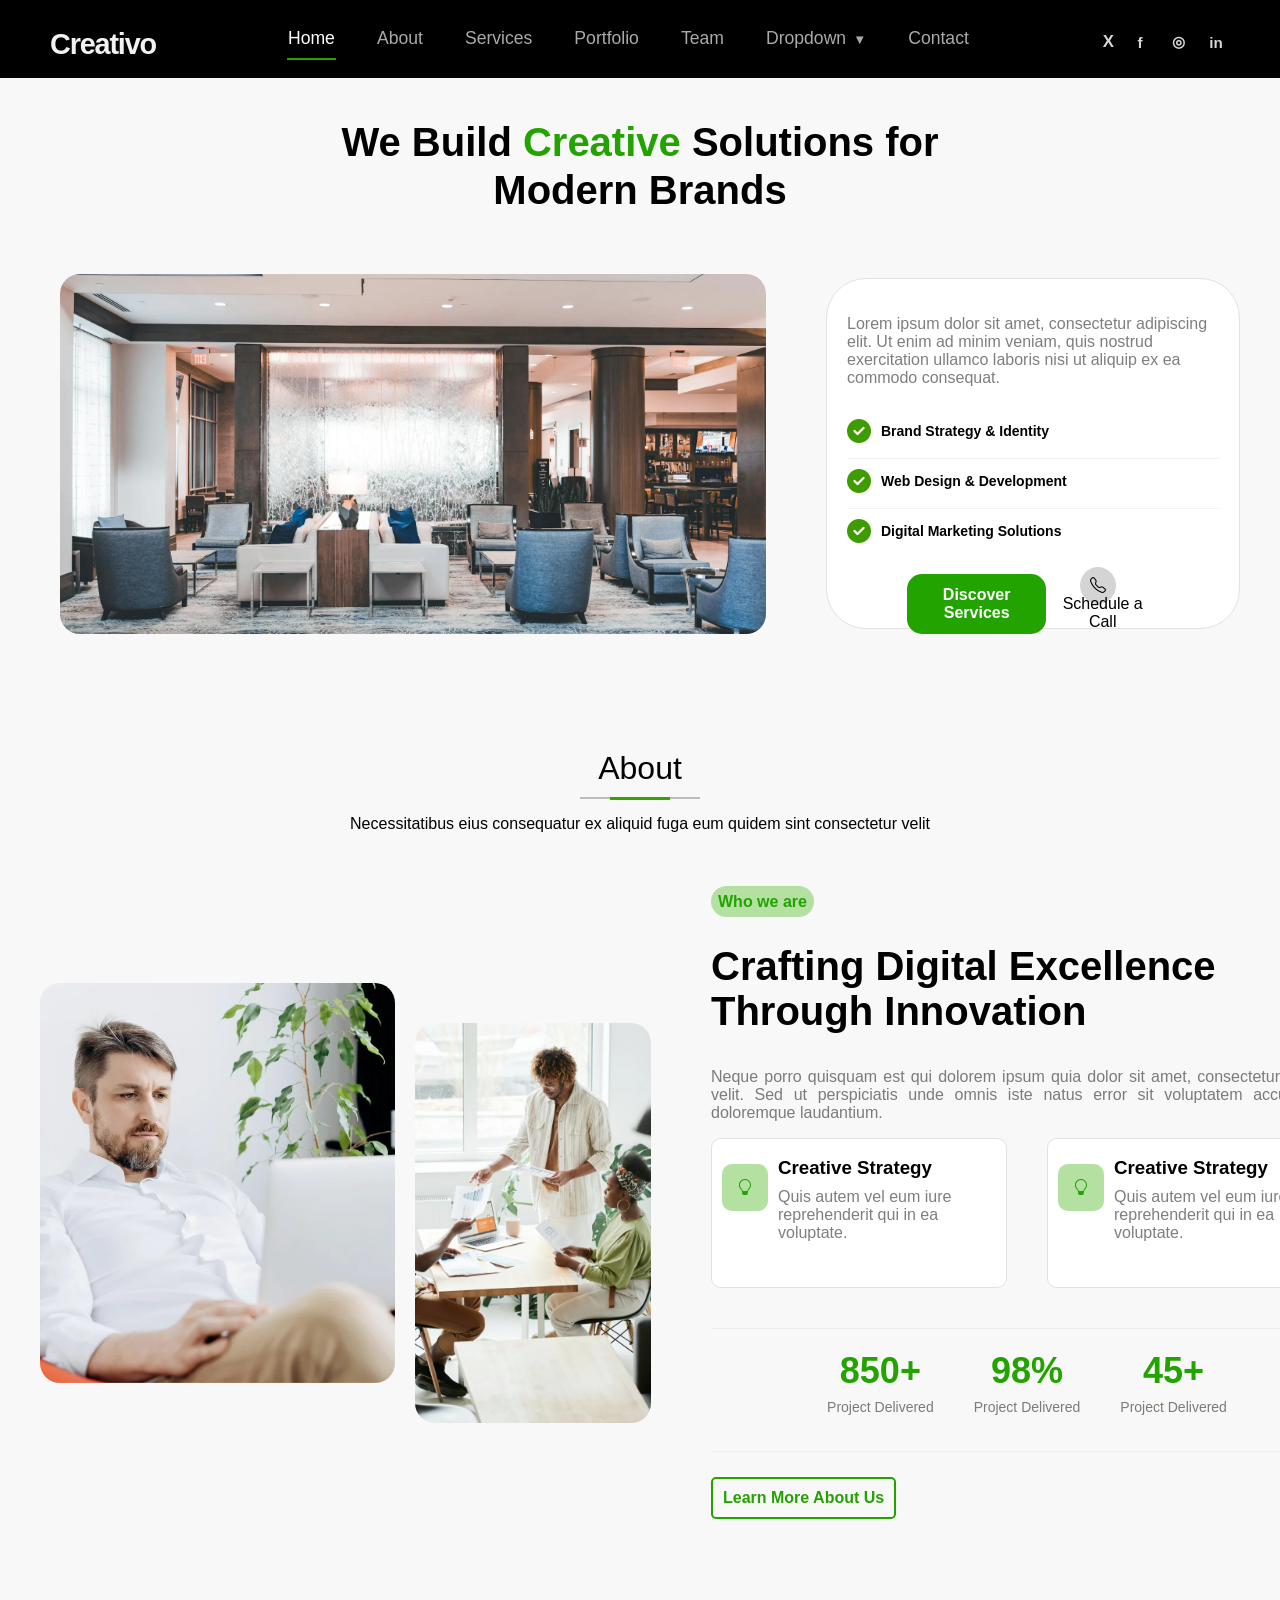
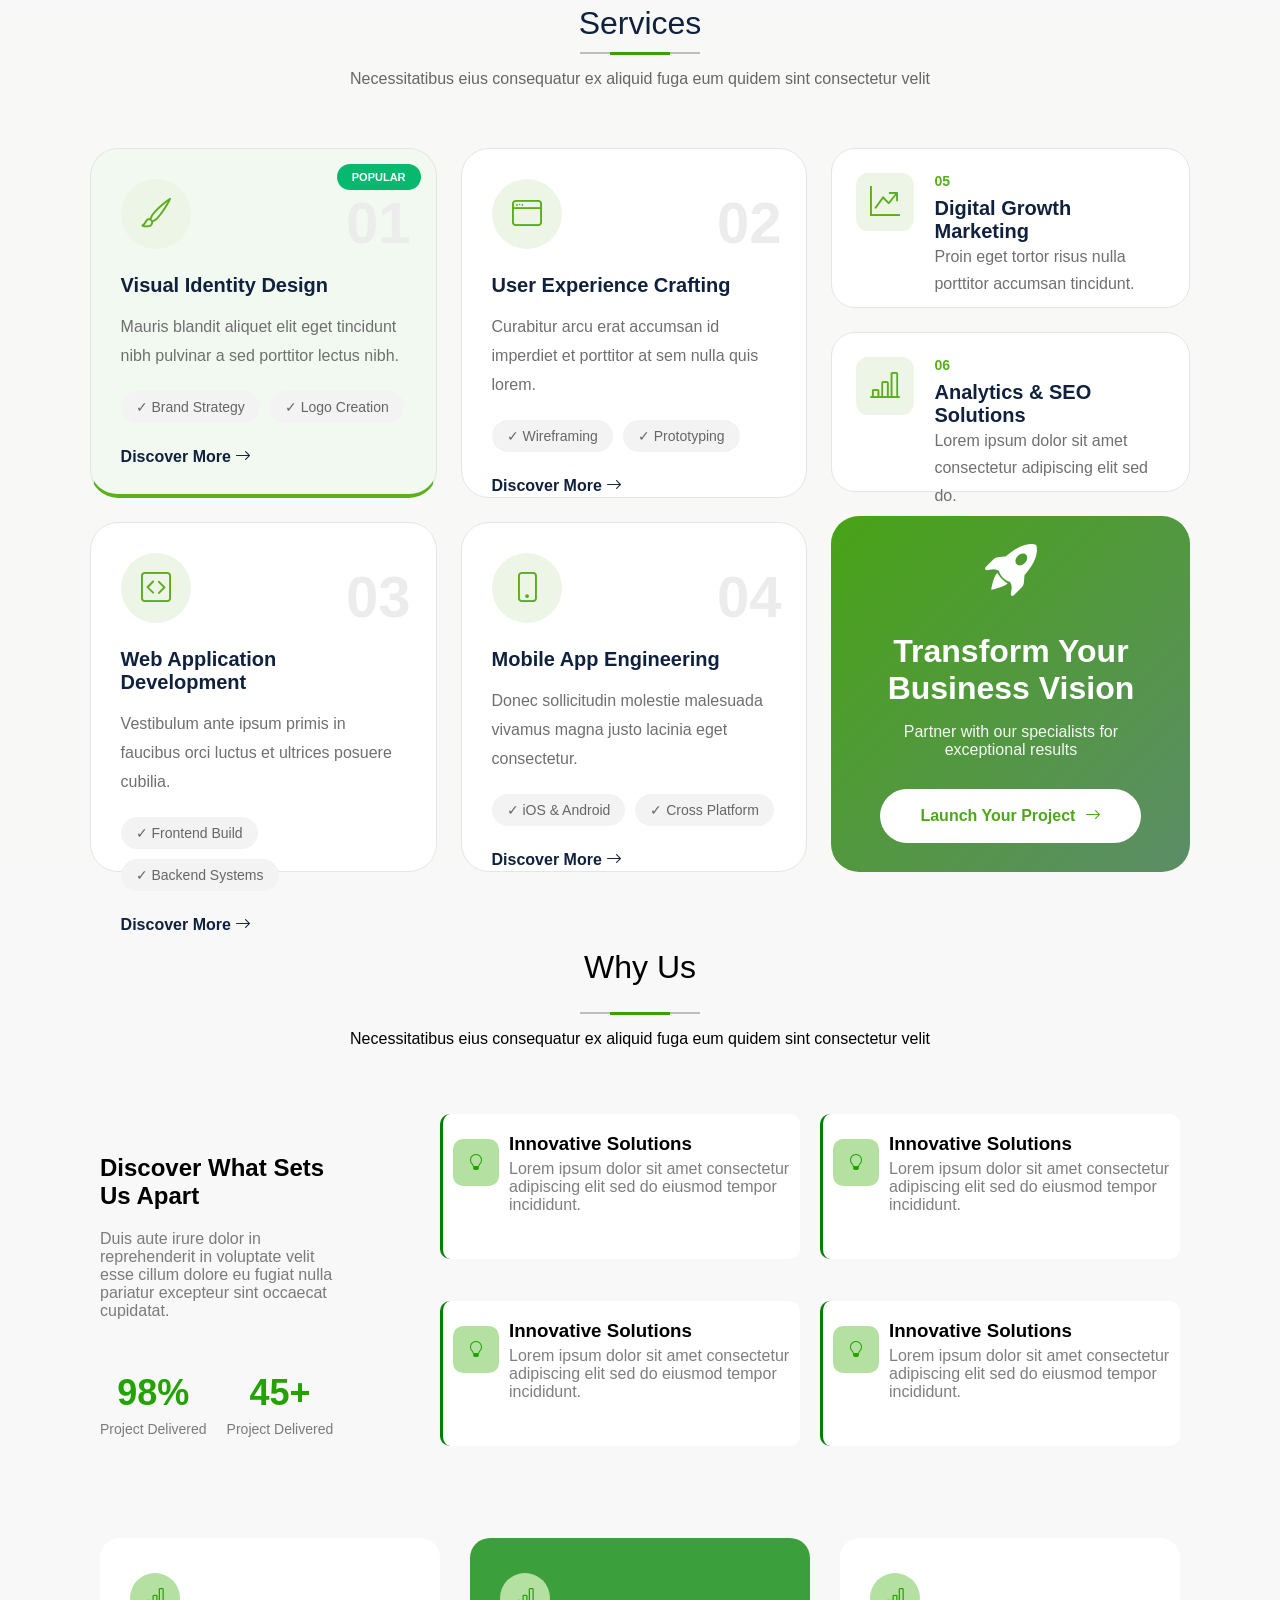
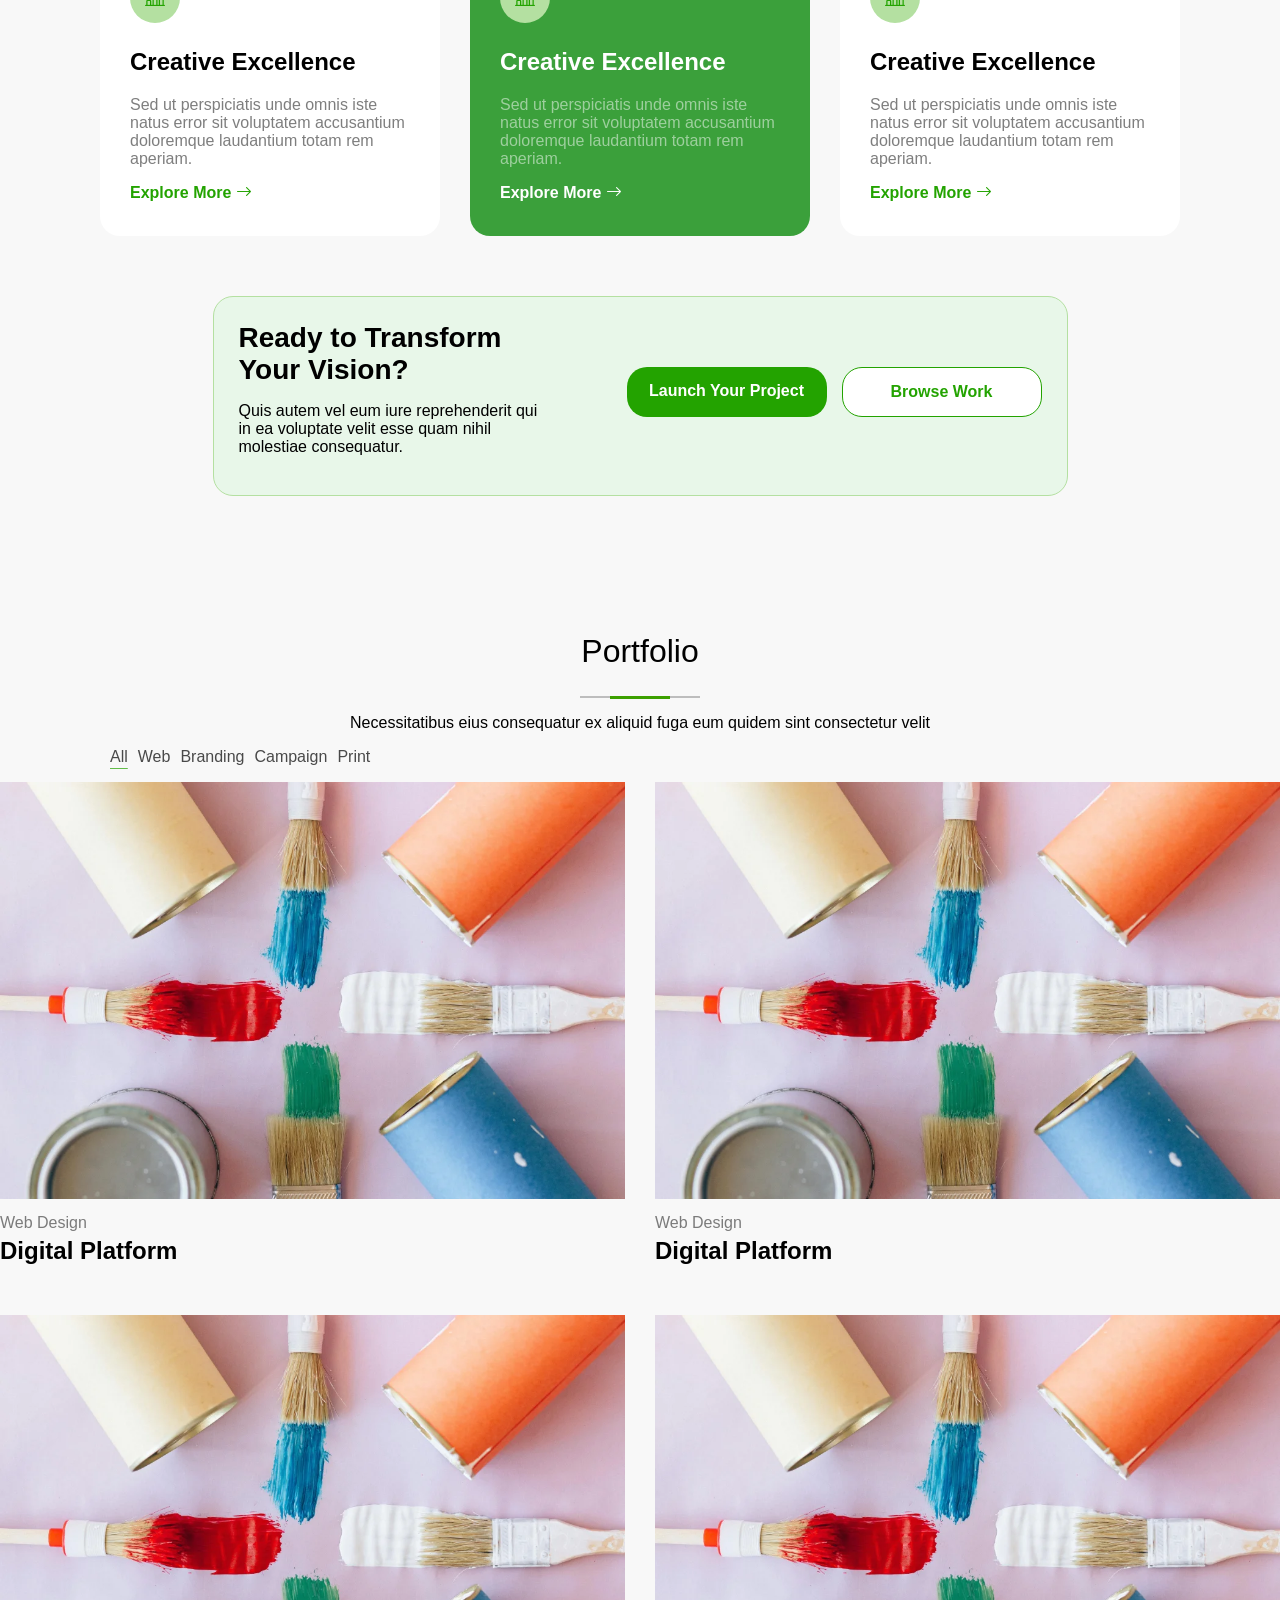
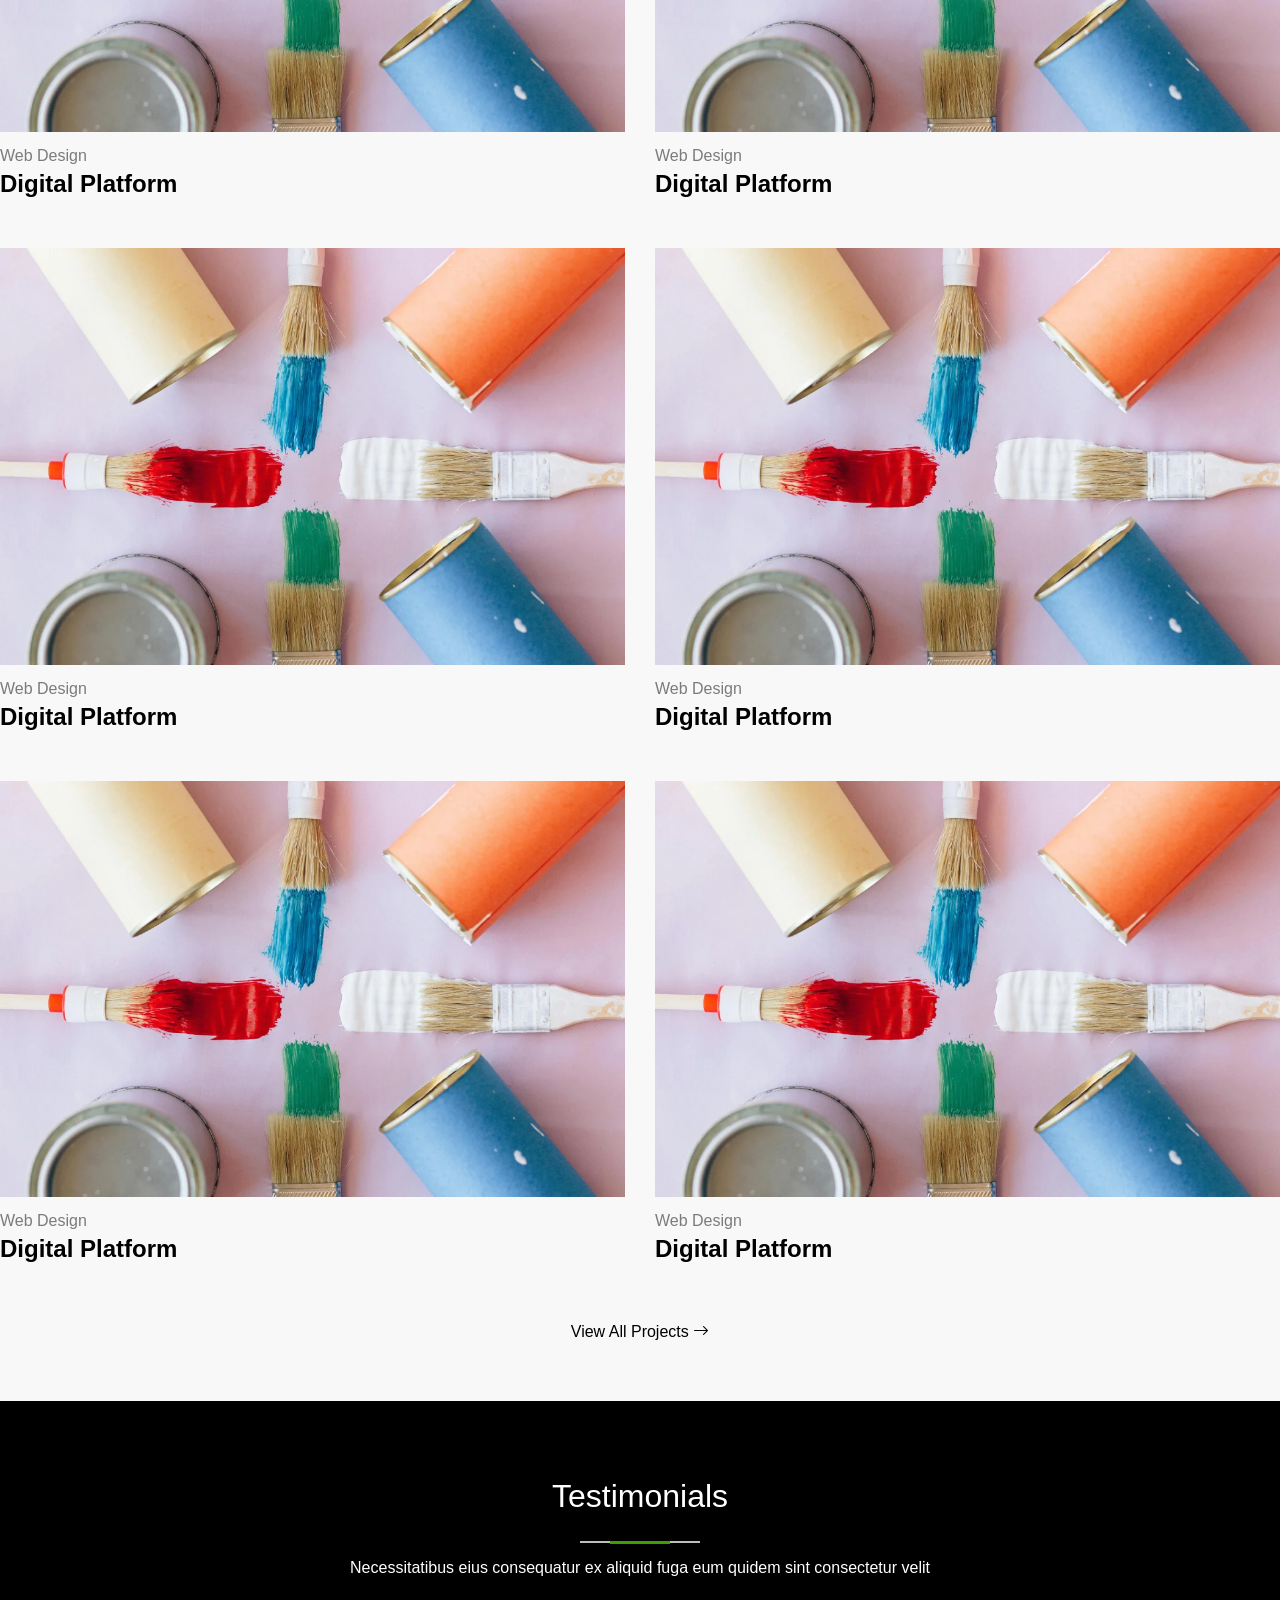
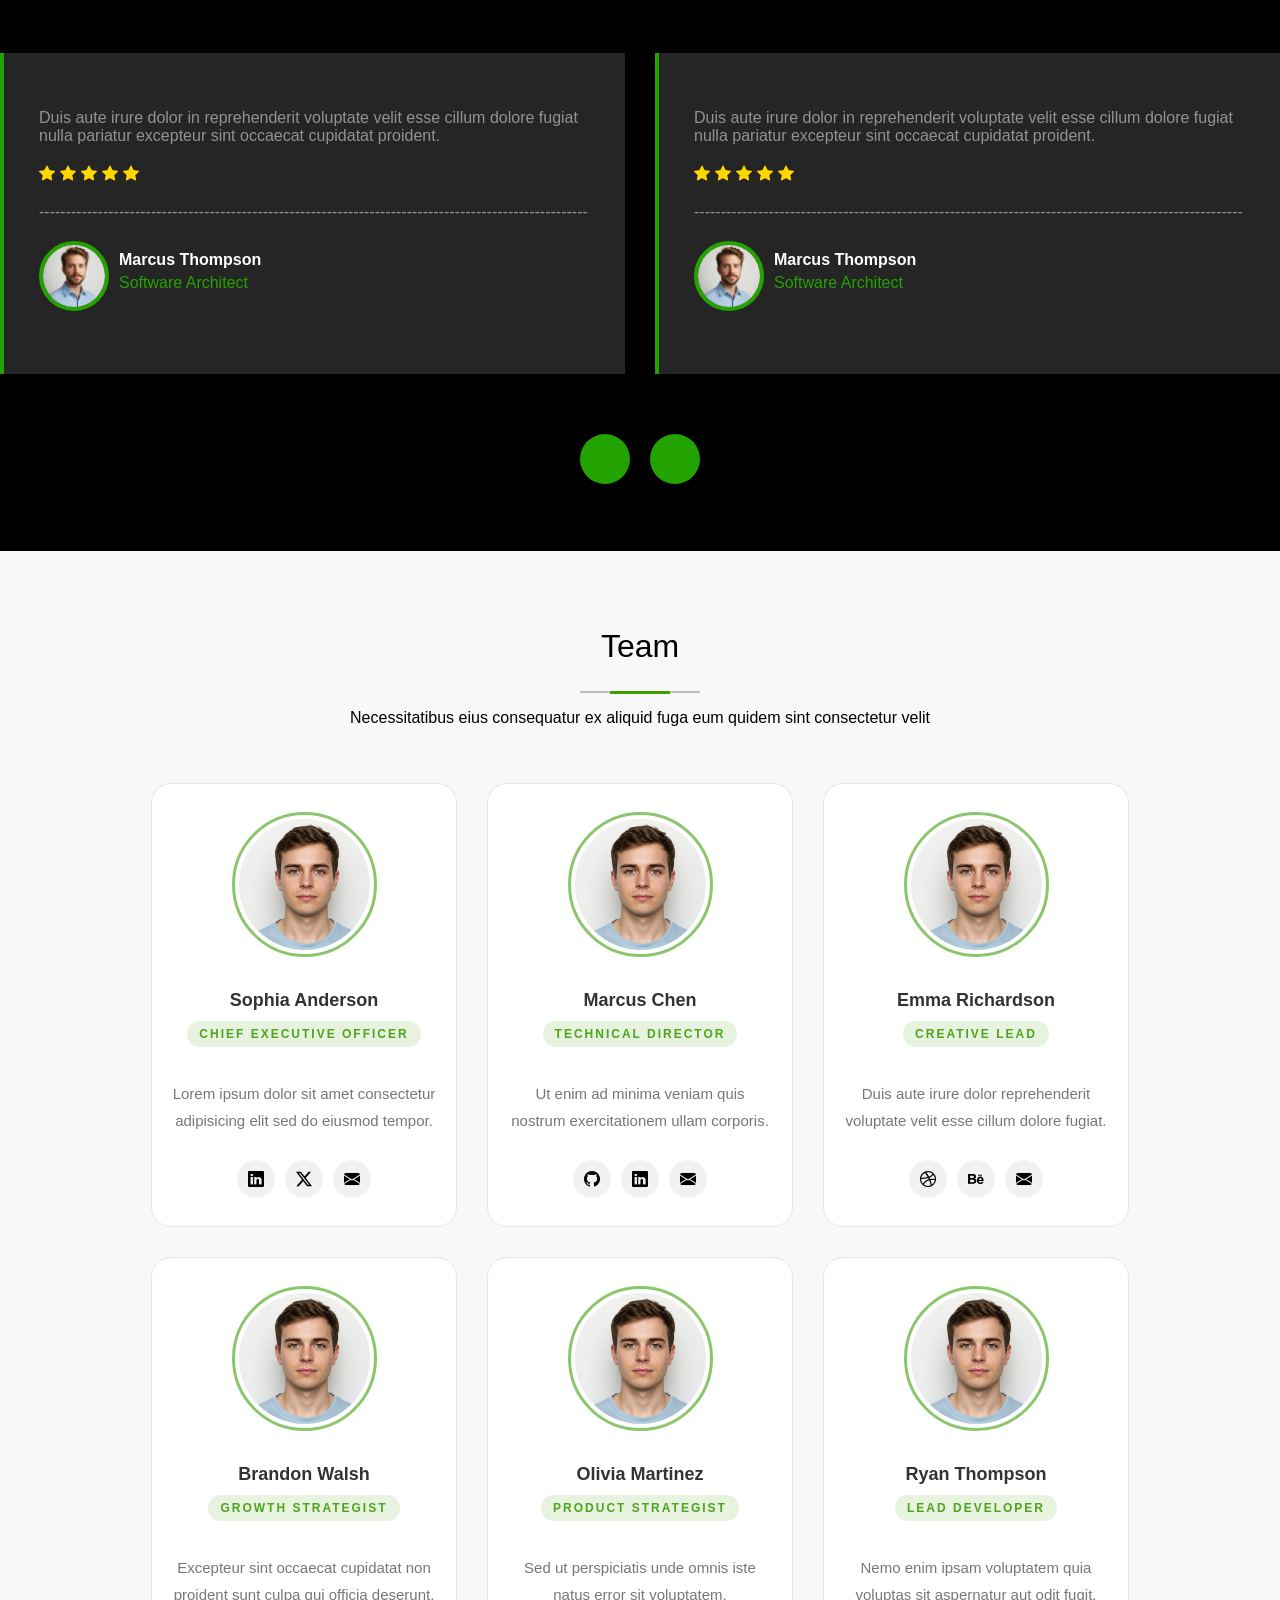
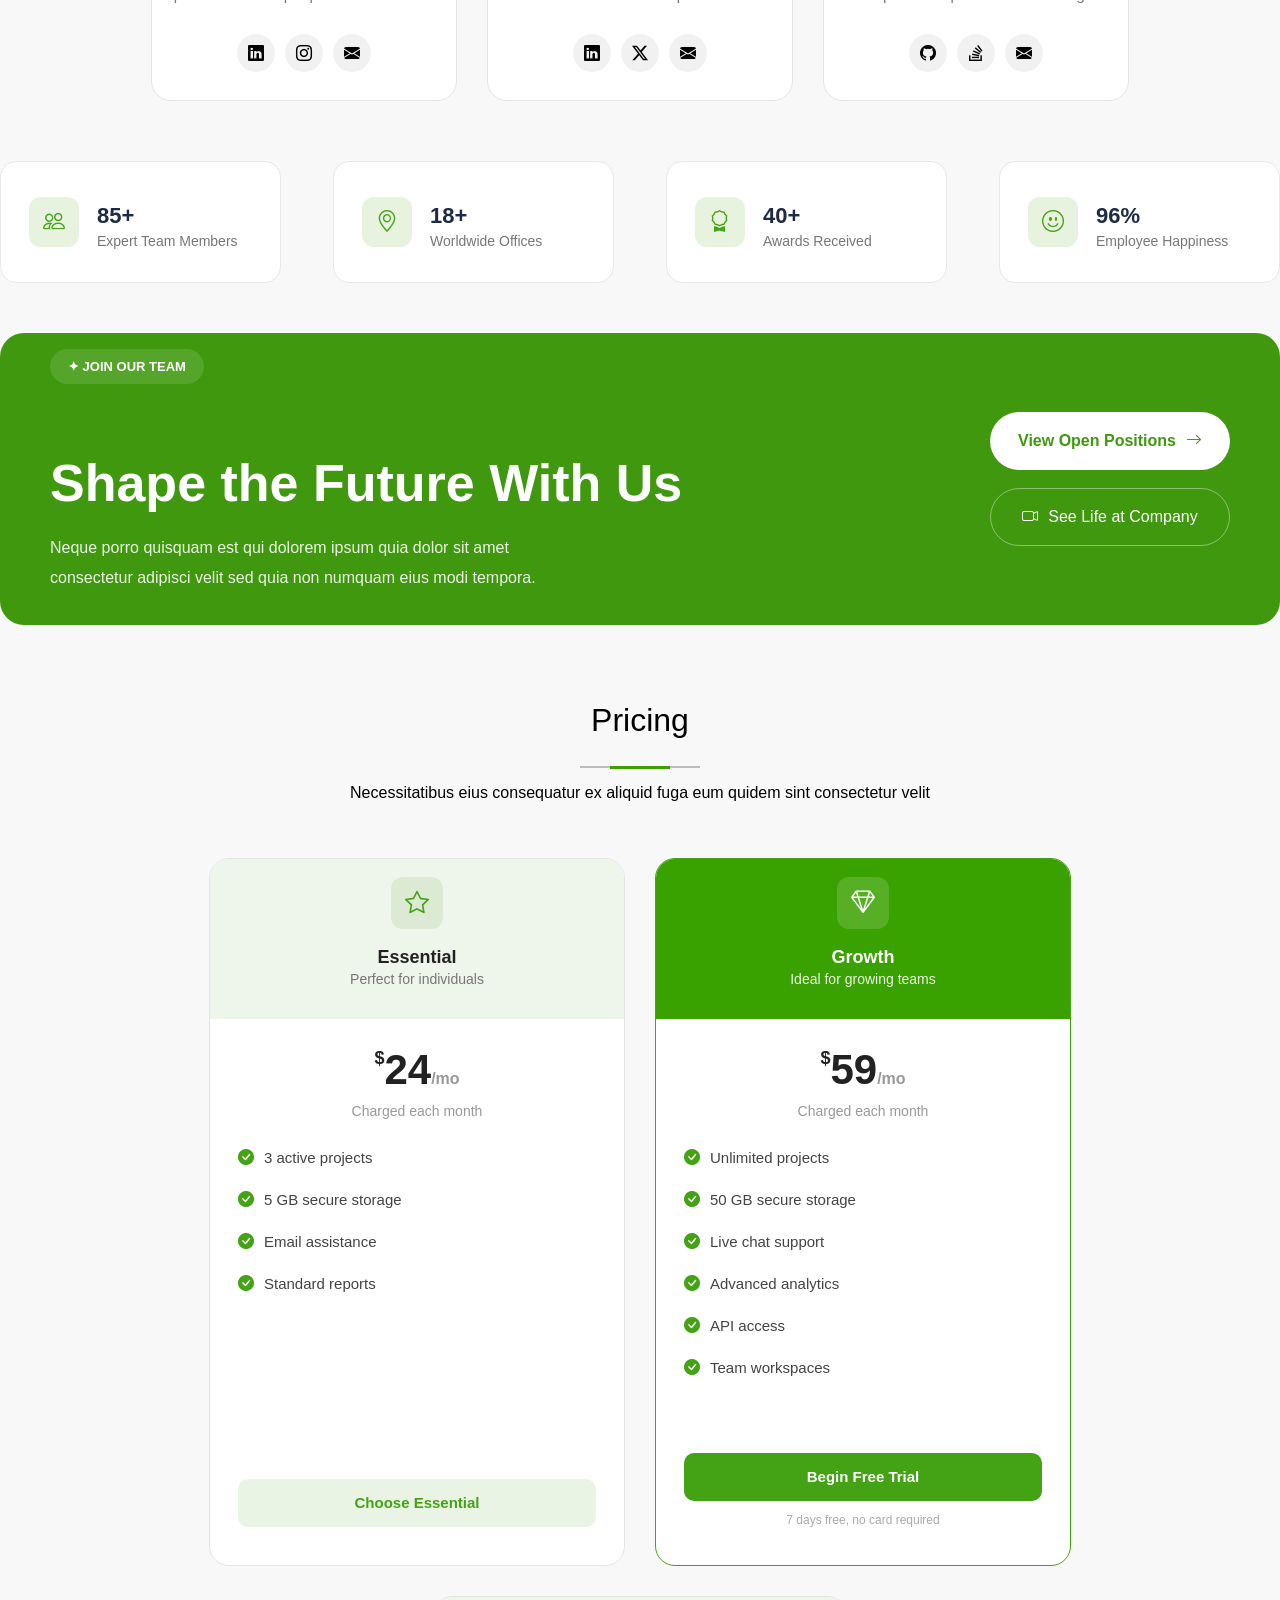
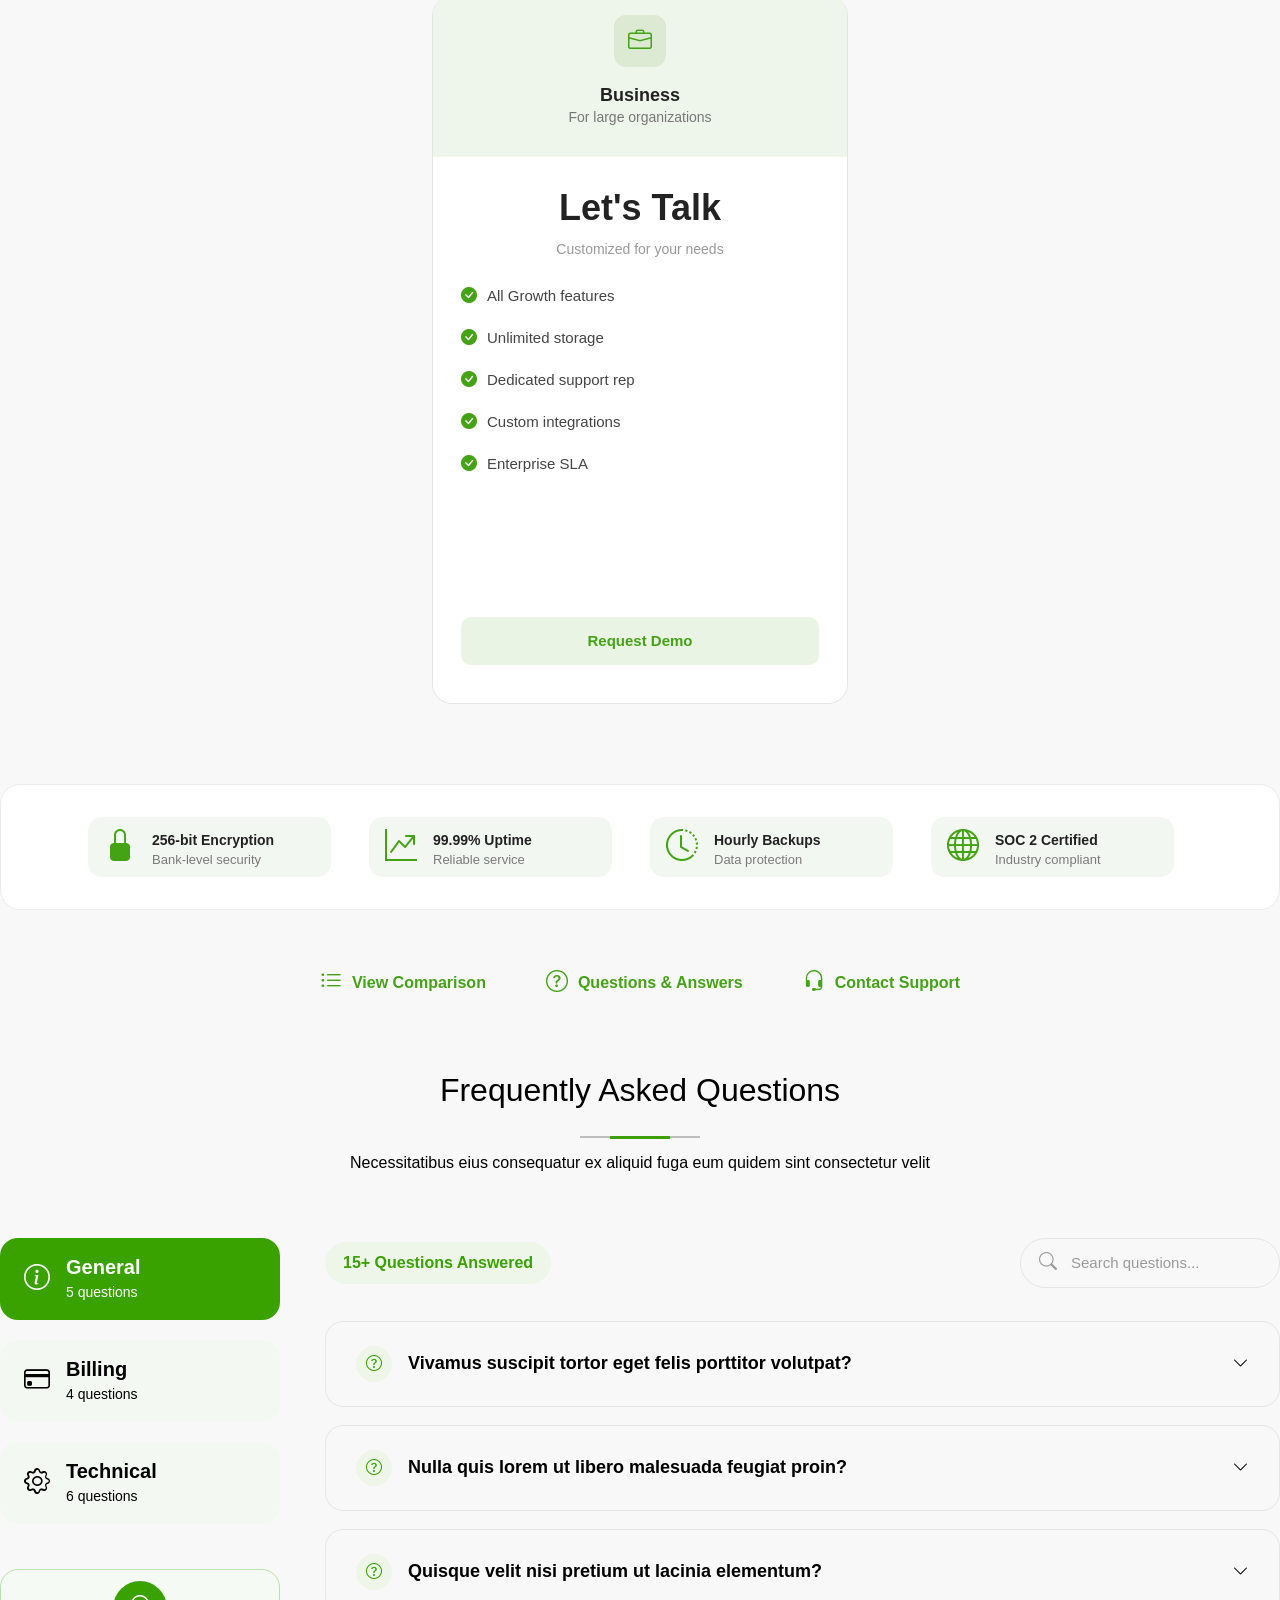
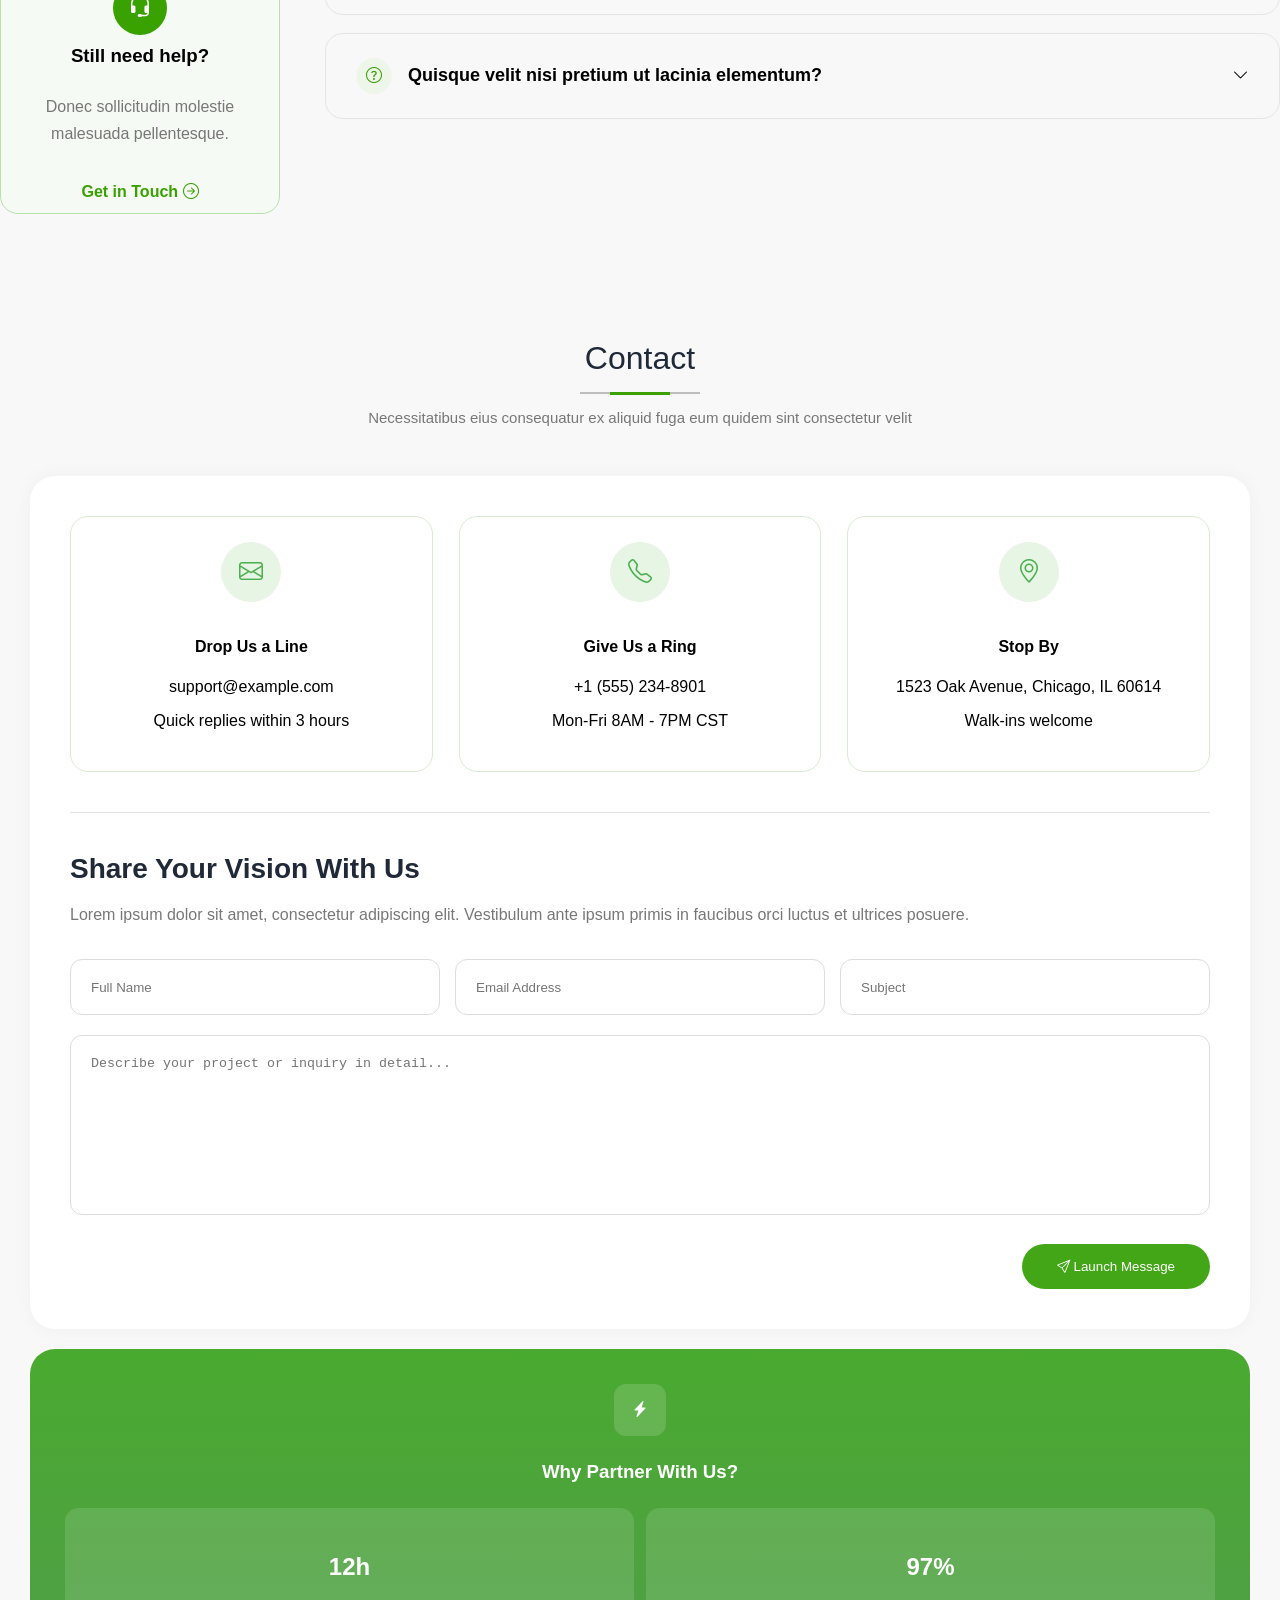
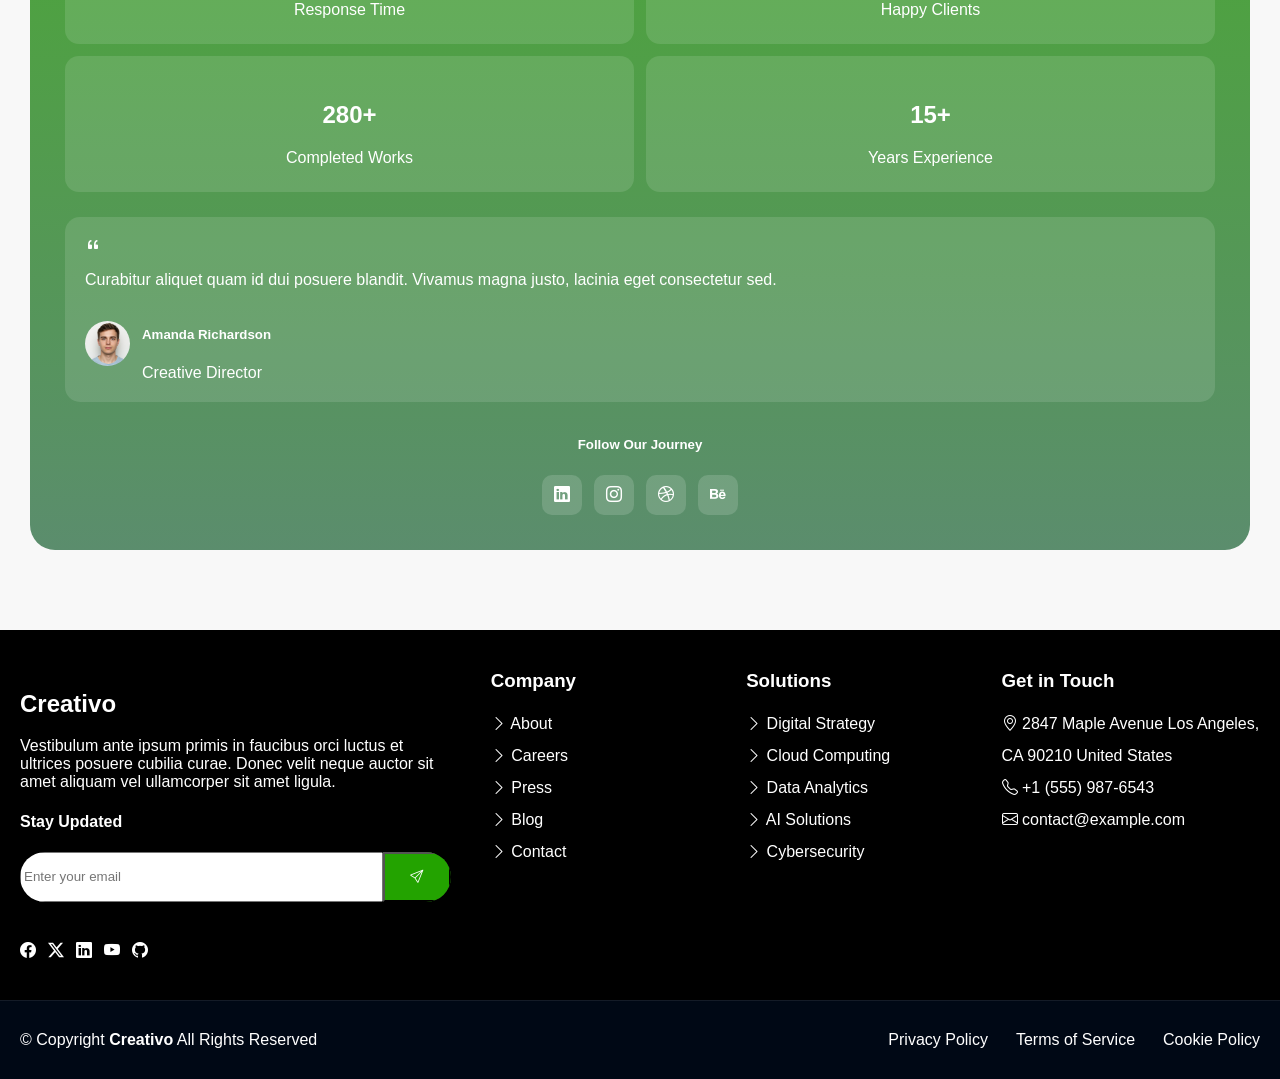
<file: index.html>
<!DOCTYPE html>
<html lang="en">

<head>
  <meta charset="UTF-8" />
  <meta name="viewport" content="width=device-width, initial-scale=1.0" />
  <title>Creativo</title>
  <link rel="stylesheet" href="style.css" />
  <link rel="stylesheet" href="https://cdnjs.cloudflare.com/ajax/libs/font-awesome/6.7.2/css/all.min.css">
  <link rel="stylesheet" href="https://cdn.jsdelivr.net/npm/bootstrap-icons@1.11.3/font/bootstrap-icons.min.css">
  <link rel="stylesheet" href="https://cdn.jsdelivr.net/npm/bootstrap-icons@1.11.3/font/bootstrap-icons.min.css">
  <link rel="stylesheet" href="https://cdn.jsdelivr.net/npm/bootstrap-icons@1.11.3/font/bootstrap-icons.min.css">

</head>

<body>
  <header class="site-header" id="top">
    <div class="container">
      <nav class="navbar" aria-label="Primary navigation">
        <a href="#top" class="brand">Creativo</a>

        <div class="nav-center">
          <a href="#hero" class="nav-link active">Home</a>
          <a href="#about" class="nav-link">About</a>
          <a href="#services" class="nav-link">Services</a>
          <a href="#portfolio" class="nav-link">Portfolio</a>
          <a href="#team" class="nav-link">Team</a>

          <div class="dropdown">
            <a href="#" class="drop-link">Dropdown <span class="caret">▼</span></a>
            <div class="dropdown-menu">
              <a href="#pricing">Dropdown 1</a>
              <div class="has-sub">
                <a href="#faq">Deep Dropdown <span class="caret">▶</span></a>
                <div class="submenu">
                  <a href="#faq">Deep Dropdown 1</a>
                  <a href="#faq">Deep Dropdown 2</a>
                  <a href="#faq">Deep Dropdown 3</a>
                  <a href="#faq">Deep Dropdown 4</a>
                  <a href="#faq">Deep Dropdown 5</a>
                </div>
              </div>
              <a href="#portfolio">Dropdown 2</a>
              <a href="#team">Dropdown 3</a>
              <a href="#contact">Dropdown 4</a>
            </div>
          </div>

          <a href="#contact" class="nav-link">Contact</a>
        </div>

        <div class="right-icons" aria-label="Social links">
          <a href="#" class="icon-link icon-x" aria-label="X">X</a>
          <a href="#" class="icon-link" aria-label="Facebook">f</a>
          <a href="#" class="icon-link" aria-label="Instagram">◎</a>
          <a href="#" class="icon-link" aria-label="LinkedIn">in</a>
        </div>
      </nav>
    </div>
  </header>

  <div class="hero">
    <h1>We Build <span>Creative </span> Solutions for Modern Brands</h1>
    <div class="hero-content">

      <img src="hero1.webp" alt="">

      <div class="hero-article">
        <p>Lorem ipsum dolor sit amet, consectetur adipiscing elit. Ut enim ad minim veniam, quis nostrud exercitation
          ullamco laboris nisi ut aliquip ex ea commodo consequat.</p>
        <ul>
          <li><i class="fa-solid fa-circle-check"></i>Brand Strategy & Identity</li>
          <div class="line"></div>
          <li><i class="fa-solid fa-circle-check"></i>Web Design & Development</li>
          <div class="line"></div>
          <li><i class="fa-solid fa-circle-check"></i>Digital Marketing Solutions</li>
        </ul>
        <div class="hero-btns">
          <button class="btn discover">Discover Services</button>
          <div class="call">
            <button class="contact"><i class="bi bi-telephone"></i>Schedule a Call</button>
          </div>
        </div>
      </div>
    </div>

  </div>

  <section class="about" id="about">
    <h2>About</h2>
    <div class="progress-line">
      <div class="progress-fill"></div>
    </div>

    <p>Necessitatibus eius consequatur ex aliquid fuga eum quidem sint consectetur velit</p>
    <div class="about-grid">

      <img class="big-img" src="about1.webp" alt="About Us">
      <img class="small-img" src="about2.webp" alt="Our Team">

      <div class="about-article">
        <span class="gola">Who we are</span>
        <h1>Crafting Digital Excellence Through Innovation</h1>
        <p>Neque porro quisquam est qui dolorem ipsum quia dolor sit amet, consectetur, adipisci velit. Sed ut
          perspiciatis unde omnis iste natus error sit voluptatem accusantium doloremque laudantium.</p>



        <div class="main-box">
          <div class="about-box">
            <div class="icon"><i class="bi bi-lightbulb"></i>
            </div>
            <div>
              <h3>Creative Strategy</h3>
              <p>Quis autem vel eum iure reprehenderit qui in ea voluptate.</p>
            </div>
          </div>
          <div class="about-box">
            <div class="icon"><i class="bi bi-lightbulb"></i></div>
            <div>
              <h3>Creative Strategy</h3>
              <p>Quis autem vel eum iure reprehenderit qui in ea voluptate.</p>
            </div>
          </div>
        </div>
        <div class="line" id="line"></div>



        <div class="stats">
          <div class="numbers">
            <h3 class="stats-numbers">850+</h3>
            <span>Project Delivered</span>
          </div>

          <div class="numbers">
            <h3 class="stats-numbers">98%</h3>
            <span>Project Delivered</span>
          </div>

          <div class="numbers">
            <h3 class="stats-numbers">45+</h3>
            <span>Project Delivered</span>
          </div>

        </div>
        <div class="line" id="lines"></div>

        <button class="about-btn">Learn More About Us</button>
      </div>


    </div>

  </section>


  <section class="services" id="services">

    <div class="section-title">
      <h2>Services</h2>
      <div class="progress-line">
        <div class="progress-fill"></div>
      </div>

      <p>Necessitatibus eius consequatur ex aliquid fuga eum quidem sint consectetur velit</p>
    </div>

    </div>
    <div class="services-grid">

      <!-- LEFT SIDE -->
      <div class="left-services">

        <!-- CARD 01 -->
        <div class="service-card active">

          <span class="badge">POPULAR</span>
          <span class="number">01</span>

          <div class="icon-box">
            <i class="bi bi-brush"></i>
          </div>

          <h3>Visual Identity Design</h3>

          <p>
            Mauris blandit aliquet elit eget tincidunt nibh pulvinar a
            sed porttitor lectus nibh.
          </p>

          <div class="tags">
            <span>✓ Brand Strategy</span>
            <span>✓ Logo Creation</span>
          </div>

          <a href="#">
            Discover More
            <i class="bi bi-arrow-right"></i>
          </a>

        </div>

        <!-- CARD 02 -->
        <div class="service-card">

          <span class="number">02</span>

          <div class="icon-box">
            <i class="bi bi-window"></i>
          </div>

          <h3>User Experience Crafting</h3>

          <p>
            Curabitur arcu erat accumsan id imperdiet et porttitor at
            sem nulla quis lorem.
          </p>

          <div class="tags">
            <span>✓ Wireframing</span>
            <span>✓ Prototyping</span>
          </div>

          <a href="#">
            Discover More
            <i class="bi bi-arrow-right"></i>
          </a>

        </div>

        <!-- CARD 03 -->
        <div class="service-card">

          <span class="number">03</span>

          <div class="icon-box">
            <i class="bi bi-code-square"></i>
          </div>

          <h3>Web Application Development</h3>

          <p>
            Vestibulum ante ipsum primis in faucibus orci luctus et
            ultrices posuere cubilia.
          </p>

          <div class="tags">
            <span>✓ Frontend Build</span>
            <span>✓ Backend Systems</span>
          </div>

          <a href="#">
            Discover More
            <i class="bi bi-arrow-right"></i>
          </a>

        </div>

        <!-- CARD 04 -->
        <div class="service-card">

          <span class="number">04</span>

          <div class="icon-box">
            <i class="bi bi-phone"></i>
          </div>

          <h3>Mobile App Engineering</h3>

          <p>
            Donec sollicitudin molestie malesuada vivamus magna justo
            lacinia eget consectetur.
          </p>

          <div class="tags">
            <span>✓ iOS & Android</span>
            <span>✓ Cross Platform</span>
          </div>

          <a href="#">
            Discover More
            <i class="bi bi-arrow-right"></i>
          </a>

        </div>

      </div>

      <!-- RIGHT SIDE -->
      <div class="right-services">

        <!-- SMALL CARD 05 -->
        <div class="service-small">

          <div class="icon-box square">
            <i class="bi bi-graph-up-arrow"></i>
          </div>

          <div class="content">
            <span class="small-number">05</span>
            <h4>Digital Growth Marketing</h4>

            <p>
              Proin eget tortor risus nulla porttitor accumsan
              tincidunt.
            </p>
          </div>

        </div>

        <!-- SMALL CARD 06 -->
        <div class="service-small">

          <div class="icon-box square">
            <i class="bi bi-bar-chart-line"></i>
          </div>

          <div class="content">
            <span class="small-number">06</span>
            <h4>Analytics & SEO Solutions</h4>

            <p>
              Lorem ipsum dolor sit amet consectetur adipiscing elit
              sed do.
            </p>
          </div>

        </div>

        <!-- CTA CARD -->
        <div class="cta-card">

          <i class="bi bi-rocket-takeoff-fill rocket"></i>

          <h3>Transform Your Business Vision</h3>

          <p>
            Partner with our specialists for exceptional results
          </p>

          <a href="#">
            Launch Your Project
            <i class="bi bi-arrow-right"></i>
          </a>

        </div>

      </div>

    </div>

    </div>

  </section>


  <section class="why-us">
    <div class="why-head">
      <h2>Why Us</h2>
      <div class="progress-line">
        <div class="progress-fill"></div>
      </div>

      <p>Necessitatibus eius consequatur ex aliquid fuga eum quidem sint consectetur velit</p>

    </div>

    <div class="flex">

      <div class="intro-content">
        <h1>Discover What Sets Us Apart</h1>
        <p class="intro-text">Duis aute irure dolor in reprehenderit in voluptate velit esse cillum dolore eu fugiat
          nulla
          pariatur excepteur sint occaecat cupidatat.</p>

        <div class="stats-why-us">
          <div class="numbers">

            <h3 class="stats-numbers">98%</h3>

            <span>Project Delivered</span>
          </div>

          <div class="numbers">
            <h3 class="stats-numbers">45+</h3>
            <span>Project Delivered</span>
          </div>
        </div>



      </div>


      <div class="item-boxes">

        <div class="why-box">
          <div class="icon"><i class="bi bi-lightbulb"></i></div>
          <div>
            <h3>Innovative Solutions</h3>
            <p>Lorem ipsum dolor sit amet consectetur adipiscing elit sed do eiusmod tempor incididunt.</p>
          </div>
        </div>

        <div class="why-box">
          <div class="icon"><i class="bi bi-lightbulb"></i></div>
          <div>
            <h3>Innovative Solutions</h3>
            <p>Lorem ipsum dolor sit amet consectetur adipiscing elit sed do eiusmod tempor incididunt.</p>
          </div>
        </div>

        <div class="why-box">
          <div class="icon"><i class="bi bi-lightbulb"></i></div>
          <div>
            <h3>Innovative Solutions</h3>
            <p>Lorem ipsum dolor sit amet consectetur adipiscing elit sed do eiusmod tempor incididunt.</p>
          </div>
        </div>

        <div class="why-box">
          <div class="icon"><i class="bi bi-lightbulb"></i></div>
          <div>
            <h3>Innovative Solutions</h3>
            <p>Lorem ipsum dolor sit amet consectetur adipiscing elit sed do eiusmod tempor incididunt.</p>
          </div>
        </div>

      </div>
    </div>

  </section>
  <div class="highlight-cards">


    <div class="highlight-card">

      <div class="icon-repeat">
        <i class="bi bi-bar-chart-line"></i>
      </div>
      <h2>Creative Excellence</h2>
      <p>Sed ut perspiciatis unde omnis iste natus error sit voluptatem accusantium doloremque laudantium totam rem
        aperiam.</p>
      <a href="">Explore More <i class="bi bi-arrow-right"></i></a>

    </div>

    <div class="highlight-card green">

      <div class="icon-repeat">
        <i class="bi bi-bar-chart-line"></i>
      </div>
      <h2>Creative Excellence</h2>
      <p>Sed ut perspiciatis unde omnis iste natus error sit voluptatem accusantium doloremque laudantium totam rem
        aperiam.</p>
      <a href="">Explore More <i class="bi bi-arrow-right"></i></a>

    </div>

    <div class="highlight-card">

      <div class="icon-repeat">
        <i class="bi bi-bar-chart-line"></i>
      </div>
      <h2>Creative Excellence</h2>
      <p>Sed ut perspiciatis unde omnis iste natus error sit voluptatem accusantium doloremque laudantium totam rem
        aperiam.</p>
      <a href="">Explore More <i class="bi bi-arrow-right"></i></a>

    </div>

  </div>
  </div>
  </div>


  <section class="cta-banner">
    <div class="banner">


      <div class="banner-content">
        <h3>Ready to Transform Your Vision?</h3>
        <p>Quis autem vel eum iure reprehenderit qui in ea voluptate velit esse quam nihil molestiae consequatur.</p>
      </div>

      <div id="botons">
        <a href="" class="launch">Launch Your Project</a>
        <a href="" class="work">Browse Work</a>
      </div>

    </div>
  </section>

  <section class="portfolio" id="portfolio">

    <div class="why-head">
      <h2>Portfolio</h2>
      <div class="progress-line">
        <div class="progress-fill"></div>
      </div>

      <p>Necessitatibus eius consequatur ex aliquid fuga eum quidem sint consectetur velit</p>
    </div>

    <div class="pf-list">
      <ul>
        <li>All</li>
        <li>Web</li>
        <li>Branding</li>
        <li>Campaign</li>
        <li>Print</li>
      </ul>
    </div>

    <div class="pf-cards">
      <div class="pf-img">
        <img src="portfolio-3.webp" alt="">
        <div class="pf-content">
          <span>Web Design</span>
          <h2>Digital Platform</h2>
        </div>
      </div>

      <div class="pf-img">
        <img src="portfolio-3.webp" alt="">
        <div class="pf-content">
          <span>Web Design</span>
          <h2>Digital Platform</h2>
        </div>
      </div>

      <div class="pf-img">
        <img src="portfolio-3.webp" alt="">
        <div class="pf-content">
          <span>Web Design</span>
          <h2>Digital Platform</h2>
        </div>
      </div>

      <div class="pf-img">
        <img src="portfolio-3.webp" alt="">
        <div class="pf-content">
          <span>Web Design</span>
          <h2>Digital Platform</h2>
        </div>
      </div>

      <div class="pf-img">
        <img src="portfolio-3.webp" alt="">
        <div class="pf-content">
          <span>Web Design</span>
          <h2>Digital Platform</h2>
        </div>
      </div>

      <div class="pf-img">
        <img src="portfolio-3.webp" alt="">
        <div class="pf-content">
          <span>Web Design</span>
          <h2>Digital Platform</h2>
        </div>
      </div>

      <div class="pf-img">
        <img src="portfolio-3.webp" alt="">
        <div class="pf-content">
          <span>Web Design</span>
          <h2>Digital Platform</h2>
        </div>
      </div>

      <div class="pf-img">
        <img src="portfolio-3.webp" alt="">
        <div class="pf-content">
          <span>Web Design</span>
          <h2>Digital Platform</h2>
        </div>
      </div>

  </section>
  <div class="pf-last">
    View All Projects <i class="bi bi-arrow-right"></i>
  </div>


  <section class="testimonials">

    <div class="why-head">
      <h2>Testimonials</h2>
      <div class="progress-line">
        <div class="progress-fill"></div>
      </div>

      <p>Necessitatibus eius consequatur ex aliquid fuga eum quidem sint consectetur velit</p>
    </div>

    <div class="review-grid">
      <div class="review-card">

        <p>Duis aute irure dolor in reprehenderit voluptate velit esse cillum dolore fugiat nulla pariatur excepteur
          sint
          occaecat cupidatat proident.</p>

        <div class="rating-stars">

          <i class="bi bi-star-fill"></i>
          <i class="bi bi-star-fill"></i>
          <i class="bi bi-star-fill"></i>
          <i class="bi bi-star-fill"></i>
          <i class="bi bi-star-fill"></i>

        </div>

        <div class="dashed">
          -------------------------------------------------------------------------------------------------------
        </div>
        <div class="author-info">
          <div class="author">
            <img src="review-1.webp" alt="" width="70px" height="70px">

          </div>

          <div class="review-name">

            <h4>Marcus Thompson</h4>
            <span>Software Architect</span>

          </div>

        </div>

      </div>

      <div class="review-card">

        <p>Duis aute irure dolor in reprehenderit voluptate velit esse cillum dolore fugiat nulla pariatur excepteur
          sint
          occaecat cupidatat proident.</p>

        <div class="rating-stars">

          <i class="bi bi-star-fill"></i>
          <i class="bi bi-star-fill"></i>
          <i class="bi bi-star-fill"></i>
          <i class="bi bi-star-fill"></i>
          <i class="bi bi-star-fill"></i>

        </div>

        <div class="dashed">
          -------------------------------------------------------------------------------------------------------
        </div>
        <div class="author-info">
          <div class="author">
            <img src="review-1.webp" alt="" width="70px" height="70px">

          </div>

          <div class="review-name">

            <h4>Marcus Thompson</h4>
            <span>Software Architect</span>

          </div>

        </div>

      </div>

    </div>
    <div class="review-arrow">
      <div class="review-btn"></div>
      <div class="review-btn"></div>
    </div>
  </section>

  <section class="team">

    <div class="why-head" id="team">
      <h2>Team</h2>
      <div class="progress-line">
        <div class="progress-fill"></div>
      </div>

      <p>Necessitatibus eius consequatur ex aliquid fuga eum quidem sint consectetur velit</p>
    </div>

  </section>

  <section class="team-section">


    <div class="team-card">
      <img src="team-1.webp" alt="">
      <h3>Sophia Anderson</h3>
      <span class="designation">CHIEF EXECUTIVE OFFICER</span>
      <p>Lorem ipsum dolor sit amet consectetur adipisicing elit sed do eiusmod tempor.</p>

      <div class="social-icons">
        <i class="bi bi-linkedin"></i>
        <i class="bi bi-twitter-x"></i>
        <i class="bi bi-envelope-fill"></i>
      </div>
    </div>

    <div class="team-card">
      <img src="team-1.webp" alt="">
      <h3>Marcus Chen</h3>
      <span class="designation">TECHNICAL DIRECTOR</span>
      <p>Ut enim ad minima veniam quis nostrum exercitationem ullam corporis.</p>

      <div class="social-icons">
        <i class="bi bi-github"></i>
        <i class="bi bi-linkedin"></i>
        <i class="bi bi-envelope-fill"></i>
      </div>
    </div>

    <div class="team-card">
      <img src="team-1.webp" alt="">
      <h3>Emma Richardson</h3>
      <span class="designation">CREATIVE LEAD</span>
      <p>Duis aute irure dolor reprehenderit voluptate velit esse cillum dolore fugiat.</p>

      <div class="social-icons">
        <i class="bi bi-dribbble"></i>
        <i class="bi bi-behance"></i>
        <i class="bi bi-envelope-fill"></i>
      </div>
    </div>

    <div class="team-card">
      <img src="team-1.webp" alt="">
      <h3>Brandon Walsh</h3>
      <span class="designation">GROWTH STRATEGIST</span>
      <p>Excepteur sint occaecat cupidatat non proident sunt culpa qui officia deserunt.</p>

      <div class="social-icons">
        <i class="bi bi-linkedin"></i>
        <i class="bi bi-instagram"></i>
        <i class="bi bi-envelope-fill"></i>
      </div>
    </div>

    <div class="team-card">
      <img src="team-1.webp" alt="">
      <h3>Olivia Martinez</h3>
      <span class="designation">PRODUCT STRATEGIST</span>
      <p>Sed ut perspiciatis unde omnis iste natus error sit voluptatem.</p>

      <div class="social-icons">
        <i class="bi bi-linkedin"></i>
        <i class="bi bi-twitter-x"></i>
        <i class="bi bi-envelope-fill"></i>
      </div>
    </div>

    <div class="team-card">
      <img src="team-1.webp" alt="">
      <h3>Ryan Thompson</h3>
      <span class="designation">LEAD DEVELOPER</span>
      <p>Nemo enim ipsam voluptatem quia voluptas sit aspernatur aut odit fugit.</p>

      <div class="social-icons">
        <i class="bi bi-github"></i>
        <i class="bi bi-stack-overflow"></i>
        <i class="bi bi-envelope-fill"></i>
      </div>
    </div>

  </section>
  <section class="team-stats">

    <div class="stats-row">

      <div class="stat-card">
        <div class="stat-icon">
          <i class="bi bi-people"></i>
        </div>

        <div>
          <h3>85+</h3>
          <p>Expert Team Members</p>
        </div>
      </div>

      <div class="stat-card">
        <div class="stat-icon">
          <i class="bi bi-geo-alt"></i>
        </div>

        <div>
          <h3>18+</h3>
          <p>Worldwide Offices</p>
        </div>
      </div>

      <div class="stat-card">
        <div class="stat-icon">
          <i class="bi bi-award"></i>
        </div>

        <div>
          <h3>40+</h3>
          <p>Awards Received</p>
        </div>
      </div>

      <div class="stat-card">
        <div class="stat-icon">
          <i class="bi bi-emoji-smile"></i>
        </div>

        <div>
          <h3>96%</h3>
          <p>Employee Happiness</p>
        </div>
      </div>

    </div>

    <div class="career-banner">

      <div class="banner-left">

        <span class="join-tag">
          ✦ JOIN OUR TEAM
        </span>

        <h2>Shape the Future With Us</h2>

        <p>
          Neque porro quisquam est qui dolorem ipsum quia dolor sit amet
          consectetur adipisci velit sed quia non numquam eius modi tempora.
        </p>

      </div>

      <div class="banner-right">

        <a href="#" class="btn-primary">
          View Open Positions
          <i class="bi bi-arrow-right"></i>
        </a>

        <a href="#" class="btn-outline">
          <i class="bi bi-camera-video"></i>
          See Life at Company
        </a>

      </div>

    </div>

  </section>

  <div class="why-head">
    <h2>Pricing</h2>
    <div class="progress-line">
      <div class="progress-fill"></div>
    </div>

    <p>Necessitatibus eius consequatur ex aliquid fuga eum quidem sint consectetur velit</p>
  </div>



  <section class="pricing-section">



    <!-- Card 1 -->
    <div class="pricing-card">

      <div class="card-top">
        <div class="plan-icon">
          <i class="bi bi-star"></i>
        </div>

        <h3>Essential</h3>
        <p>Perfect for individuals</p>
      </div>

      <div class="card-body">

        <div class="price">
          <span>$</span>24<small>/mo</small>
        </div>

        <p class="billing">Charged each month</p>

        <ul>
          <li><i class="bi bi-check-circle-fill"></i> 3 active projects</li>
          <li><i class="bi bi-check-circle-fill"></i> 5 GB secure storage</li>
          <li><i class="bi bi-check-circle-fill"></i> Email assistance</li>
          <li><i class="bi bi-check-circle-fill"></i> Standard reports</li>
        </ul>

        <a href="#" class="pricing-btn">Choose Essential</a>

      </div>

    </div>

    <!-- Card 2 -->
    <div class="pricing-card featured">

      <div class="card-top">
        <div class="plan-icon">
          <i class="bi bi-gem"></i>
        </div>

        <h3>Growth</h3>
        <p>Ideal for growing teams</p>
      </div>

      <div class="card-body">

        <div class="price">
          <span>$</span>59<small>/mo</small>
        </div>

        <p class="billing">Charged each month</p>

        <ul>
          <li><i class="bi bi-check-circle-fill"></i> Unlimited projects</li>
          <li><i class="bi bi-check-circle-fill"></i> 50 GB secure storage</li>
          <li><i class="bi bi-check-circle-fill"></i> Live chat support</li>
          <li><i class="bi bi-check-circle-fill"></i> Advanced analytics</li>
          <li><i class="bi bi-check-circle-fill"></i> API access</li>
          <li><i class="bi bi-check-circle-fill"></i> Team workspaces</li>
        </ul>

        <a href="#" class="pricing-btn featured-btn">
          Begin Free Trial
        </a>

        <span class="trial-text">
          7 days free, no card required
        </span>

      </div>

    </div>

    <!-- Card 3 -->
    <div class="pricing-card">

      <div class="card-top">
        <div class="plan-icon">
          <i class="bi bi-briefcase"></i>
        </div>

        <h3>Business</h3>
        <p>For large organizations</p>
      </div>

      <div class="card-body">

        <div class="talk-price">
          Let's Talk
        </div>

        <p class="billing">
          Customized for your needs
        </p>

        <ul>
          <li><i class="bi bi-check-circle-fill"></i> All Growth features</li>
          <li><i class="bi bi-check-circle-fill"></i> Unlimited storage</li>
          <li><i class="bi bi-check-circle-fill"></i> Dedicated support rep</li>
          <li><i class="bi bi-check-circle-fill"></i> Custom integrations</li>
          <li><i class="bi bi-check-circle-fill"></i> Enterprise SLA</li>
        </ul>

        <a href="#" class="pricing-btn">
          Request Demo
        </a>

      </div>

    </div>


  </section>


  <div class="security-wrapper">

    <div class="security-grid">

      <div class="security-card">
        <i class="bi bi-lock-fill"></i>

        <div>
          <h4>256-bit Encryption</h4>
          <p>Bank-level security</p>
        </div>
      </div>

      <div class="security-card">
        <i class="bi bi-graph-up-arrow"></i>

        <div>
          <h4>99.99% Uptime</h4>
          <p>Reliable service</p>
        </div>
      </div>

      <div class="security-card">
        <i class="bi bi-clock-history"></i>

        <div>
          <h4>Hourly Backups</h4>
          <p>Data protection</p>
        </div>
      </div>

      <div class="security-card">
        <i class="bi bi-globe"></i>

        <div>
          <h4>SOC 2 Certified</h4>
          <p>Industry compliant</p>
        </div>
      </div>

    </div>

  </div>

  <div class="pricing-links">

    <a href="#"><i class="bi bi-list-ul"></i> View Comparison</a>

    <a href="#"><i class="bi bi-question-circle"></i> Questions & Answers</a>

    <a href="#"><i class="bi bi-headset"></i> Contact Support</a>

  </div>


  <div class="why-head">
    <h2>Frequently Asked Questions</h2>
    <div class="progress-line">
      <div class="progress-fill"></div>
    </div>

    <p>Necessitatibus eius consequatur ex aliquid fuga eum quidem sint consectetur velit</p>
  </div>



  <section class="faq-section">

    <div class="faq-grid">

      <!-- LEFT SIDE -->

      <div class="faq-sidebar">

        <div class="faq-category active">
          <i class="bi bi-info-circle"></i>

          <div>
            <h4>General</h4>
            <span>5 questions</span>
          </div>
        </div>

        <div class="faq-category">
          <i class="bi bi-credit-card"></i>

          <div>
            <h4>Billing</h4>
            <span>4 questions</span>
          </div>
        </div>

        <div class="faq-category">
          <i class="bi bi-gear"></i>

          <div>
            <h4>Technical</h4>
            <span>6 questions</span>
          </div>
        </div>

        <div class="faq-help">

          <div class="help-icon">
            <i class="bi bi-headset"></i>
          </div>

          <h3>Still need help?</h3>

          <p>
            Donec sollicitudin molestie malesuada pellentesque.
          </p>

          <a href="#">
            Get in Touch
            <i class="bi bi-arrow-right-circle"></i>
          </a>

        </div>

      </div>

      <!-- RIGHT SIDE -->

      <div class="faq-content">

        <div class="faq-top">

          <span class="faq-badge">
            15+ Questions Answered
          </span>

          <div class="faq-search">
            <i class="bi bi-search"></i>
            <input type="text" placeholder="Search questions...">
          </div>

        </div>

        <!-- FAQ ITEM -->

        <div class="faq-item">

          <div class="faq-question">

            <div class="question-left">

              <div class="question-icon">
                <i class="bi bi-question-circle"></i>
              </div>

              <h4>
                Vivamus suscipit tortor eget felis porttitor volutpat?
              </h4>

            </div>

            <i class="bi bi-chevron-down arrow"></i>

          </div>

          <div class="faq-answer">

            <p>
              Curabitur arcu erat accumsan id imperdiet et porttitor at sem.
              Donec rutrum congue leo eget malesuada vestibulum ante ipsum
              primis in faucibus orci luctus et ultrices posuere cubilia
              curae.
            </p>

          </div>

        </div>

        <div class="faq-item">
          <div class="faq-question">
            <div class="question-left">
              <div class="question-icon">
                <i class="bi bi-question-circle"></i>
              </div>

              <h4>Nulla quis lorem ut libero malesuada feugiat proin?</h4>
            </div>

            <i class="bi bi-chevron-down arrow"></i>
          </div>

          <div class="faq-answer">
            <p>Curabitur arcu erat accumsan id imperdiet et porttitor at sem.
              Donec rutrum congue leo eget malesuada vestibulum ante ipsum
              primis in faucibus orci luctus et ultrices posuere cubilia
              curae.</p>
          </div>
        </div>

        <div class="faq-item">
          <div class="faq-question">
            <div class="question-left">
              <div class="question-icon">
                <i class="bi bi-question-circle"></i>
              </div>

              <h4>Quisque velit nisi pretium ut lacinia elementum?</h4>
            </div>

            <i class="bi bi-chevron-down arrow"></i>
          </div>

          <div class="faq-answer">
            <p>Curabitur arcu erat accumsan id imperdiet et porttitor at sem.
              Donec rutrum congue leo eget malesuada vestibulum ante ipsum
              primis in faucibus orci luctus et ultrices posuere cubilia
              curae.</p>
          </div>
        </div>


        <div class="faq-item">
          <div class="faq-question">
            <div class="question-left">
              <div class="question-icon">
                <i class="bi bi-question-circle"></i>
              </div>

              <h4>Quisque velit nisi pretium ut lacinia elementum?</h4>
            </div>

            <i class="bi bi-chevron-down arrow"></i>
          </div>

          <div class="faq-answer">
            <p>Curabitur arcu erat accumsan id imperdiet et porttitor at sem.
              Donec rutrum congue leo eget malesuada vestibulum ante ipsum
              primis in faucibus orci luctus et ultrices posuere cubilia
              curae.</p>
          </div>
        </div>

      </div>

    </div>

  </section>

  <section class="contactx-section" id="contact">

    <div class="contactx-title">
      <h2>Contact</h2>
      <div class="progress-line">
        <div class="progress-fill"></div>
      </div>
      <p>
        Necessitatibus eius consequatur ex aliquid fuga eum quidem sint consectetur velit
      </p>
    </div>

    <div class="contactx-wrapper">

      <!-- Left Side -->
      <div class="contactx-left">

        <div class="contactx-cards">

          <div class="contactx-card">
            <div class="contactx-icon">
              <i class="bi bi-envelope"></i>
            </div>
            <h4>Drop Us a Line</h4>
            <span>support@example.com</span>
            <p>Quick replies within 3 hours</p>
          </div>

          <div class="contactx-card">
            <div class="contactx-icon">
              <i class="bi bi-telephone"></i>
            </div>
            <h4>Give Us a Ring</h4>
            <span>+1 (555) 234-8901</span>
            <p>Mon-Fri 8AM - 7PM CST</p>
          </div>

          <div class="contactx-card">
            <div class="contactx-icon">
              <i class="bi bi-geo-alt"></i>
            </div>
            <h4>Stop By</h4>
            <span>1523 Oak Avenue, Chicago, IL 60614</span>
            <p>Walk-ins welcome</p>
          </div>

        </div>

        <hr class="contactx-divider">

        <div class="contactx-form-area">

          <h3>Share Your Vision With Us</h3>

          <p>
            Lorem ipsum dolor sit amet, consectetur adipiscing elit.
            Vestibulum ante ipsum primis in faucibus orci luctus et
            ultrices posuere.
          </p>

          <form>

            <div class="contactx-form-row">

              <input type="text" placeholder="Full Name">

              <input type="email" placeholder="Email Address">

              <input type="text" placeholder="Subject">

            </div>

            <textarea placeholder="Describe your project or inquiry in detail..."></textarea>

            <button type="submit" class="contactx-btn">
              <i class="bi bi-send"></i>
              Launch Message
            </button>

          </form>

        </div>

      </div>

      <!-- Right Side -->
      <div class="contactx-right">

        <div class="contactx-right-icon">
          <i class="bi bi-lightning-charge-fill"></i>
        </div>

        <h3>Why Partner With Us?</h3>

        <div class="contactx-stats">

          <div class="contactx-stat-box">
            <h2>12h</h2>
            <span>Response Time</span>
          </div>

          <div class="contactx-stat-box">
            <h2>97%</h2>
            <span>Happy Clients</span>
          </div>

          <div class="contactx-stat-box">
            <h2>280+</h2>
            <span>Completed Works</span>
          </div>

          <div class="contactx-stat-box">
            <h2>15+</h2>
            <span>Years Experience</span>
          </div>

        </div>

        <div class="contactx-testimonial">

          <i class="bi bi-quote"></i>

          <p>
            Curabitur aliquet quam id dui posuere blandit.
            Vivamus magna justo, lacinia eget consectetur sed.
          </p>

          <div class="contactx-person">

            <img src="team-1.webp" alt="Profile">

            <div>
              <h5>Amanda Richardson</h5>
              <span>Creative Director</span>
            </div>

          </div>

        </div>

        <div class="contactx-social">

          <h5>Follow Our Journey</h5>

          <div class="contactx-social-icons">

            <a href="#"><i class="bi bi-linkedin"></i></a>

            <a href="#"><i class="bi bi-instagram"></i></a>

            <a href="#"><i class="bi bi-dribbble"></i></a>

            <a href="#"><i class="bi bi-behance"></i></a>

          </div>

        </div>

      </div>

    </div>

  </section>

  <footer class="creativo-footer">

    <div class="creativo-footer-container">

      <!-- About -->
      <div class="creativo-footer-about">

        <h2 class="creativo-footer-logo">Creativo</h2>

        <p class="creativo-footer-description">
          Vestibulum ante ipsum primis in faucibus orci luctus et ultrices posuere cubilia curae.
          Donec velit neque auctor sit amet aliquam vel ullamcorper sit amet ligula.
        </p>

        <h4 class="creativo-footer-newsletter-title">
          Stay Updated
        </h4>

        <form class="creativo-footer-newsletter">

          <input type="email" placeholder="Enter your email" class="creativo-footer-input">

          <button type="submit" class="creativo-footer-btn">
            <i class="bi bi-send"></i>
          </button>

        </form>

      </div>

      <!-- Company -->

      <div class="creativo-footer-links-column">

        <h3 class="creativo-footer-heading">
          Company
        </h3>

        <ul class="creativo-footer-links">

          <li>
            <a href="#">
              <i class="bi bi-chevron-right"></i>
              About
            </a>
          </li>

          <li>
            <a href="#">
              <i class="bi bi-chevron-right"></i>
              Careers
            </a>
          </li>

          <li>
            <a href="#">
              <i class="bi bi-chevron-right"></i>
              Press
            </a>
          </li>

          <li>
            <a href="#">
              <i class="bi bi-chevron-right"></i>
              Blog
            </a>
          </li>

          <li>
            <a href="#">
              <i class="bi bi-chevron-right"></i>
              Contact
            </a>
          </li>

        </ul>

      </div>

      <!-- Solutions -->

      <div class="creativo-footer-links-column">

        <h3 class="creativo-footer-heading">
          Solutions
        </h3>

        <ul class="creativo-footer-links">

          <li>
            <a href="#">
              <i class="bi bi-chevron-right"></i>
              Digital Strategy
            </a>
          </li>

          <li>
            <a href="#">
              <i class="bi bi-chevron-right"></i>
              Cloud Computing
            </a>
          </li>

          <li>
            <a href="#">
              <i class="bi bi-chevron-right"></i>
              Data Analytics
            </a>
          </li>

          <li>
            <a href="#">
              <i class="bi bi-chevron-right"></i>
              AI Solutions
            </a>
          </li>

          <li>
            <a href="#">
              <i class="bi bi-chevron-right"></i>
              Cybersecurity
            </a>
          </li>

        </ul>

      </div>

      <!-- Contact -->

      <div class="creativo-footer-contact">

        <h3 class="creativo-footer-heading">
          Get in Touch
        </h3>

        <ul class="creativo-footer-links">

          <li>
            <a href="#">
              <i class="bi bi-geo-alt"></i>
              2847 Maple Avenue
              Los Angeles, CA 90210
              United States
            </a>
          </li>

          <li>
            <a href="#">
              <i class="bi bi-telephone"></i>
              +1 (555) 987-6543
            </a>
          </li>

          <li>
            <a href="#">
              <i class="bi bi-envelope"></i>

               contact@example.com
            </a>
          </li>



        </ul>

      </div>

      <div class="creativo-footer-social">

        <a href="#"><i class="bi bi-facebook"></i></a>
        <a href="#"><i class="bi bi-twitter-x"></i></a>
        <a href="#"><i class="bi bi-linkedin"></i></a>
        <a href="#"><i class="bi bi-youtube"></i></a>
        <a href="#"><i class="bi bi-github"></i></a>

      </div>

    </div>

    </div>

    <!-- Bottom Footer -->

    <div class="creativo-footer-bottom">

      <div class="creativo-footer-bottom-container">

        <div class="creativo-footer-copyright">
          © Copyright <strong>Creativo</strong> All Rights Reserved
        </div>

        <div class="creativo-footer-policy-links">

          <a href="#">Privacy Policy</a>
          <a href="#">Terms of Service</a>
          <a href="#">Cookie Policy</a>

        </div>

      </div>

    </div>

  </footer>



  <script src="script.js"></script>
</body>

</html>
</file>
<file: style.css>
:root {
    --bg: #ffffff;
    --text: #000000;
    --muted: rgba(255, 255, 255, 0.78);
    --line: #23a300;
    --icon-bg: rgba(255, 255, 255, 0.08);
    --transition: 0.25s ease;
    --bag: #b4e0a1;
    /* --max: 1480px; */
  }

  * {
    box-sizing: border-box;
  }

  html {
    scroll-behavior: smooth;
  }

  body {
    margin: 0;
    font-family: Arial, Helvetica, sans-serif;
    background: #f8f8f8;
    color: var(--text);
  }

  a {
    color: inherit;
    text-decoration: none;
  }

  .container {
    width: 100%;
    margin: 0;

  }

  .site-header {
    width: 100%;
    background: #000;
    padding: 26px 0 18px;
    position: sticky;
    top: 0;
    z-index: 100;
  }

  .navbar {
    display: flex;
    align-items: flex-start;
    justify-content: space-between;
    gap: 30px;

  }

  .brand {
    font-size: 1.8rem;
    line-height: 1;
    font-weight: 700;
    letter-spacing: -0.04em;
    padding-top: 4px;
    white-space: nowrap;
    margin-left: 50px;
    color: #f2f2f2;
  }


  .nav-center {
    display: flex;
    align-items: center;
    justify-content: center;
    flex: 1;
    gap: 40px;
    flex-wrap: wrap;
    padding-top: 4px;
  }

  .nav-center a {
    opacity: 0.7;
  }

  .nav-center a.active {
    opacity: 1;
  }

  .nav-center a:hover {
    opacity: 1;
  }

  .nav-link,
  .drop-link {
    position: relative;
    display: inline-flex;
    align-items: center;
    gap: 7px;
    font-size: 1.1rem;
    line-height: 1;
    color: #f2f2f2;
    padding: 0 1px 12px;
    transition: color var(--transition), opacity var(--transition);
  }

  .nav-link:hover,
  .drop-link:hover {
    color: #ffffff;
    opacity: 0.9;
  }

  .nav-link::after,
  .drop-link::after {
    content: "";
    position: absolute;
    left: 0;
    bottom: 0;
    width: 100%;
    height: 2px;
    background: transparent;
    transform: scaleX(0);
    transform-origin: left;
    transition: transform var(--transition), background var(--transition);
  }

  .nav-link:hover::after,
  .drop-link:hover::after,
  .nav-link.active::after {
    background: var(--line);
    transform: scaleX(1);
  }

  .nav-link.active {
    color: #ffffff;
  }

  .dropdown {
    position: relative;
  }

  .caret {
    font-size: 0.75em;
    transition: transform var(--transition);
    transform: translateY(1px);
  }

  .dropdown:hover .caret {
    transform: translateY(1px) rotate(180deg);
  }

  /* Dropdown Menu */

  .dropdown-menu {
    position: absolute;
    top: calc(100% + 12px);
    left: 0;
    min-width: 210px;
    background: transparent;
    border: none;
    border-radius: 0px;
    padding: 10px 0;
    opacity: 0;
    visibility: hidden;
    transform: translateY(10px);
    transition: opacity var(--transition),
      transform var(--transition),
      visibility var(--transition);
    box-shadow: none;
    z-index: 20;

  }

  .dropdown:hover .dropdown-menu {
    opacity: 0.9;
    visibility: visible;
    transform: translateY(0);
    border-radius: 0px;
  }

  /* Main dropdown links */

  .dropdown-menu a {
    display: block;
    padding: 10px 12px;
    color: #000000;
    font-size: 0.98rem;
    background: rgb(255, 255, 255);
    border-radius: 0px;
    transition: color var(--transition), background var(--transition), border-radius var(--transition);
  }

  .dropdown-menu a:hover {
    color: var(--line);
    background: white;
    transform: none;
    border-radius: 0px;
  }

  /* Deep Dropdown */

  .has-sub {
    position: relative;
  }

  .submenu {
    position: absolute;
    top: 0;
    left: 100%;
    margin-left: 15px;
    min-width: 210px;
    background: transparent;
    border: none;
    border-radius: 0;
    padding: 0;
    opacity: 0;
    visibility: hidden;
    transform: translateX(-10px);
    transition: opacity var(--transition),
      transform var(--transition),
      visibility var(--transition);
    box-shadow: none;
    z-index: 21;
  }

  .has-sub:hover .submenu {
    opacity: 100;
    visibility: visible;
    transform: translateX(0);
  }

  /* Deep dropdown links */

  .submenu a {
    display: block;
    padding: 10px 12px;
    color: #000000;
    background: rgb(255, 255, 255);
    border-radius: 0;
    transition: color var(--transition), background var(--transition), border-radius var(--transition);
  }

  .submenu a:hover {
    color: var(--line);
    background: white;
    transform: none;
    border-radius: 0px;
  }

  .right-icons {
    display: flex;
    align-items: center;
    gap: 10px;
    padding-top: 2px;
    white-space: nowrap;
    margin-right: 50px;
  }

  .icon-link {
    width: 28px;
    height: 28px;
    display: inline-flex;
    align-items: center;
    justify-content: center;
    font-size: 0.95rem;
    font-weight: 700;
    color: #d7d7d7;
    border-radius: 50%;
  }

  .icon-link:hover {
    color: var(--line);
    background: var(--icon-bg);
    opacity: 1;
  }

  .icon-x {
    font-size: 1.05rem;
    border-radius: 0;
    width: auto;
    height: auto;
    padding: 0 2px;
    background: transparent;
  }

  .hero {
    box-sizing: border-box;
    background-color: #f8f8f8;
  }

  .hero h1 {
    font-size: 2.5rem;
    line-height: 1.2;
    max-width: 700px;
    margin: 0px auto;
    padding-top: 40px;
    text-align: center;
    font-weight: 900;
    color: #000000;
  }

  .hero h1 span {
    color: var(--line);
  }

  .hero img {
    width: 746px;
    height: 400px;
    border-radius: 40px;
    padding: 20px 20px;

  }

  .hero-article {
    display: flex;
    flex-direction: column;
    width: 526px;
    height: 351px;

    padding: 20px;
    background: rgb(255, 255, 255);
    color: #000000;
    border: 1px solid rgb(226 226 226);
    border-radius: 40px;
  }

  .hero-content {
    display: flex;
    align-items: center;
    justify-content: center;
    gap: 40px;
    padding: 40px;
  }

  .hero-article p {
    opacity: 0.5;
  }

  .fa-circle-check {
    color: #3f9c00;
    font-size: 24px;
  }


  .hero-article ul {
    list-style: none;
    padding: 0;
    /* margin: 20px 0 0 0; */
  }

  .hero-article li {
    display: flex;
    align-items: center;
    gap: 10px;
    font-size: 14px;
    margin-bottom: 15px;
    font-weight: 550;
  }

  .line {
    width: 100%;
    height: 1.1px;
    background: rgb(65, 65, 65, 0.65);
    margin-bottom: 10px;
    opacity: 0.1;
  }

  .hero-btns {
    display: flex;
    /* margin-top: auto; */
  }

  .btn {
    padding: 12px 24px;
    margin: 0 auto;

    background: var(--line);
    color: #ffffff;
    font-size: 1rem;
    font-weight: 600;
    border: none;
    border-radius: 15px;
    cursor: pointer;
    transition: background var(--transition), transform var(--transition);
  }

  .btn:hover {
    background: #23a300;
    transform: translateY(-2px);
  }

  .contact {
    background: transparent;
    color: black;
    border: none;
    font-size: 1rem;

  }

  .call {
    display: flex;
    align-items: center;
    gap: 10px;
  }

  .call i {
    background: rgb(212, 212, 212);
    padding: 10px;
    border-radius: 50%;
    margin-right: 10px;

  }

  .contact:hover {
    color: var(--line);
    cursor: pointer;
  }

  .call i:hover {

    color: var(--line);
  }

  .hero-btns {
    margin: 0 60px;
  }

  #about {
    text-align: center;
    padding: 30px 20px;
  }

  .progress-line {
    width: 120px;
    height: 2px;
    background: #bdbdbd;
    margin: 0 auto;
    position: relative;
  }

  .progress-fill {
    width: 60px;
    height: 3px;
    background: #3ca000;
    position: absolute;
    left: 50%;
    transform: translateX(-50%);
  }

  #about h2 {
    font-size: 2rem;
    font-weight: 100;
    margin-bottom: 10px;
  }

  .about-grid {
    display: flex;
    margin: 30px 120px;
  }

  .big-img {
    width: 355px;
    height: 400px;
    border-radius: 20px;
    margin-top: 120px;
    object-fit: cover;
  }

  .small-img {
    width: 236px;
    height: 400px;
    border-radius: 20px;
    margin-top: 160px;
    margin-left: 20px;
    object-fit: cover;
  }

  .about-article {
    padding-top: 30px;
    text-align: justify;
    padding-left: 60px;
  }

  .gola {
    background-color: var(--bag);
    color: var(--line);
    padding: 7px;
    border-radius: 20px;
    font-weight: bold;
  }

  .about-article h1 {
    font-weight: bolder;
    font-size: 40px;
    text-align: left;
  }

  .about-article p {
    opacity: 0.5;
  }

  .main-box {
    display: flex;
    gap: 40px;
  }

  .about-box {
    width: 296px;
    height: 150px;
    background-color: var(--bg);
    border-radius: 10px;
    display: flex;
    border: 1px solid rgb(226 226 226);



  }

  .about-box i {
    margin-top: 40px;
  }

  .bi-lightbulb {
    color: var(--line);
    background-color: var(--bag);
    padding: 15px;
    border-radius: 10px;

  }

  .icon {
    width: 20%;
    position: relative;
    top: 40px;
    margin-right: 10px;
    margin-left: 10px;
  }

  .about-box p {
    position: relative;
    top: -10px;
    text-align: left;
  }

  #line {
    margin-top: 40px;
  }

  .stats {
    display: flex;
    position: relative;
    top: -25px;
    column-gap: 40px;
    text-align: center;
    justify-content: center;
  }

  .stats-numbers {
    color: var(--line);
    font-size: 36px;
  }

  .numbers span {
    position: relative;
    top: -30px;
    font-size: 14px;
    opacity: 0.5;
  }

  #lines {
    margin-top: -20px;
  }

  .about-btn {
    margin-top: 15px;
    color: var(--line);
    border: 2px solid var(--line);
    border-radius: 5px;
    padding: 10px;
    background: transparent;
    font-weight: 600;
    font-size: 16px;
  }

  .about-btn:hover {
    color: var(--bg);
    background-color: var(--line);
    cursor: pointer;
  }

  .services {
    padding: 0px 7%;
    background: #f8f9f7;
  }

  .section-title {
    text-align: center;
    margin-bottom: 60px;
  }

  .section-title h2 {
    font-size: 32px;
    color: #10213d;
    margin-bottom: 10px;
    font-weight: 100;
  }

  .underline {
    width: 80px;
    height: 4px;
    background: #67b81f;
    margin: 0 auto 25px;
  }

  .section-title p {
    color: #666;
  }

  .services-grid {
    display: grid;
    grid-template-columns: 2fr 1fr;
    gap: 24px;
  }

  .left-services {
    display: grid;
    grid-template-columns: repeat(2, 1fr);
    gap: 24px;
  }

  .right-services {
    display: flex;
    flex-direction: column;
    gap: 24px;
  }

  /* MAIN CARDS */

  .service-card {
    position: relative;
    background: #fff;
    border: 1px solid #e5e5e5;
    border-radius: 28px;
    padding: 30px;
    height: 350px;
  }

  .service-card.active {
    border-bottom: 4px solid #59b21b;
    background-color: rgb(153 255 153 / 7%);
  }

  .badge {
    position: absolute;
    top: 15px;
    right: 15px;
    background: #08b86f;
    color: #fff;
    padding: 7px 15px;
    border-radius: 30px;
    font-size: 11px;
    font-weight: 600;
  }

  .number {
    position: absolute;
    top: 40px;
    right: 25px;
    font-size: 58px;
    color: #ececec;
    font-weight: 700;
  }

  .icon-box {
    width: 70px;
    height: 70px;
    border-radius: 50%;
    background: #edf5e7;
    display: flex;
    align-items: center;
    justify-content: center;
    margin-bottom: 25px;
  }

  .icon-box i {
    font-size: 30px;
    color: #5aae1c;
  }

  .service-card h3 {
    font-size: 20px;
    margin-bottom: 15px;
    color: #10213d;
  }

  .service-card p {
    line-height: 1.8;
    color: #6f6f6f;
    margin-bottom: 20px;
  }

  .service-card:hover {
    transform: translateY(-2px);
    transition: var(--transition);
    border-bottom: 4px solid #59b21b;
    box-shadow: 0 15px 10px -10px rgba(0, 0, 0, 0.3);
    border-color: #59b21b;
  }

  .service-card:hover .icon-box {
    transform: rotate(10deg);
    background-color: #59b21b;
    color: #ececec;
  }

  .service-card:hover a {
    color: #59b21b;
  }

  .service-card:hover .icon-box i {
    color: white;
  }

  .tags {
    display: flex;
    flex-wrap: wrap;
    gap: 10px;
    margin-bottom: 25px;
  }

  .tags span {
    background: #f3f3f3;
    padding: 8px 15px;
    border-radius: 30px;
    font-size: 14px;
    color: #666;
  }

  .service-card a {
    text-decoration: none;
    color: #10213d;
    font-weight: 600;
  }

  /* SMALL CARDS */

  .service-small {
    display: flex;
    gap: 20px;
    background: #fff;
    border: 1px solid #e5e5e5;
    border-radius: 24px;
    padding: 24px;
    height: 160px;
  }

  .square {
    width: 58px;
    height: 58px;
    border-radius: 12px;
    flex-shrink: 0;
  }

  .service-small:hover .square {
    background-color: #59b21b;
    color: #ececec;
  }

  .service-small:hover .square i {
    color: #ececec;
  }

  .small-number {
    display: block;
    color: #5aae1c;
    font-size: 14px;
    font-weight: 700;
    margin-bottom: 8px;
  }

  .service-small h4 {
    font-size: 20px;
    color: #10213d;
    margin-bottom: 0px;
    margin-top: 0;
  }

  .service-small p {
    margin-top: 0;
    color: #6f6f6f;
    line-height: 1.7;
  }

  /* GREEN CTA */

  .cta-card {
    flex: 1;
    height: 150px;
    border-radius: 28px;
    background: linear-gradient(135deg, #48a316, #5c8d68);
    text-align: center;
    padding: 25px 35px;
    color: #fff;
  }

  .rocket {
    font-size: 52px;
    margin-bottom: 25px;
  }

  .cta-card h3 {
    font-size: 32px;
    margin-bottom: 15px;
  }

  .cta-card p {
    margin-bottom: 30px;
    opacity: .95;
  }

  .cta-card a {
    display: inline-flex;
    align-items: center;
    gap: 10px;
    background: #fff;
    color: #4ea71a;
    text-decoration: none;
    padding: 18px 40px;
    border-radius: 50px;
    font-weight: 600;
  }

  .cta-card a:hover {
    transition: all 0.5s ease-out;
    transform: translateX(4px);
    transform: translateY(-3px);
  }

  .why-head {
    
    padding-top: 50px;
    text-align: center;
  }
  .why-head h2{
    font-size: 32px;
    font-weight: 100;

  }

  .intro-content {
    margin-top: 20px;
    margin-right: 90px;
  }

  .stats-why-us {
    text-align: center;
    display: flex;
    gap: 20px;
    margin-top: 0;
  }

  .stats-why-us .stats-numbers {
    font-weight: 800;
  }

  .intro-content p {
    opacity: 0.5;
  }


  .why-box {
    border-left: 3.5px solid green;
    width: 360px;
    height: 145px;
    background-color: var(--bg);
    border-radius: 10px;
    display: flex;

  }

  .why-box h3 {
    margin-bottom: 5px;
  }

  .why-box i {
    margin-top: 40px;
  }

  .why-box p {
    opacity: 0.5;
    margin-top: 0;
  }

  .item-boxes {
    display: grid;
    grid-template-columns: 1fr 1fr;
    gap: 20px;
  }

  .flex {
    display: flex;
    padding: 50px 100px;
  }

  .highlight-card {
    padding: 35px 30px;
    width: 415px;
    height: 298px;
    background-color: var(--bg);
    border-radius: 20px;

  }

  .icon-repeat {
    width: 50px;
    height: 50px;
    border-radius: 50%;
    background: var(--bag);
    display: flex;
    align-items: center;
    justify-content: center;
    margin-bottom: 25px;
  }

  .highlight-card p {
    opacity: 0.5;
  }

  .highlight-card:hover {
    border-top: 3.5px solid var(--line);
    transform: translateY(-8px);
  }

  .highlight-card a {
    color: var(--line);
    font-size: medium;
    font-weight: bold;
  }

  .icon-repeat i {
    font-size: 20px;
    color: var(--line);
  }

  .green {
    background-color: #008500c2;
    color: var(--bg);
  }

  .green a {
    color: var(--bg);
  }

  .highlight-cards {
    display: flex;
    gap: 30px;
    margin: 20px 100px;
  }

  .banner {
    display: flex;
  }

  .cta-banner {
    display: flex;
width:min(855px, 100%);
    height: 200px;
    background-color: #e8f7e9;
    border-radius: 20px;
    border: 1px solid var(--bag);
    padding: 25px 25px 25px 25px;
    text-align:left;
    justify-content:center ;
    margin-left: 20%;
    margin-top: 60px;
    margin-bottom: 40px;
    padding-bottom: 0;
  }

  .banner-content {
    width: 50%;
  }
.banner-content h3{
  font-size: 28px;
  margin:0;
}
  .banner a {
    width: 200px;
    height: 50px;
    padding: 15px;
    border-radius: 20px;
    
    text-align: center;
    justify-content: center;
  }

  #botons{
    margin-top: 45px;
    margin-left: 80px;
    display: flex;
    gap: 15px;
  }

  .launch{
    font-weight: bold;
    background-color: var(--line);
    color: var(--bg);
  }
  .banner a:hover{
  transform: translateY(-5px);
   box-shadow: 2px 0px 2px 2px var(--line);
  }

  .work{
    font-weight: bold;
    color: var(--line);
    background-color: var(--bg);
    border: 1px solid var(--line);
  }

  .work:hover{
    color: var(--bg);
    background-color: var(--line);
  }

.pf-list ul{
  margin-left: 70px;;
  display: flex;
  gap: 10px;
}
.portfolio{
  margin-bottom: 40px;
}
.pf-list li{
  list-style: none;
  opacity: 0.7;
}
.pf-list li:hover{
  cursor: pointer;
}

.pf-list ul :nth-child(1){
  
  text-decoration: underline;
  text-underline-offset: 6px;
  text-decoration-color: var(--line);
}

.pf-img img{
  width: 636px;
  height: 477px;
  margin-bottom: 15px;

}


.pf-cards{
  display: grid;
    grid-template-columns: repeat(2, auto);
    justify-content: center;
    gap: 30px;
}

.pf-content span{
  opacity: 0.5;
  
}

.pf-content h2{
  margin-top: 5px;
}

.pf-last{
  text-align: center;
  justify-content: center;
  margin-bottom: 40px;
}

.pf-last:hover{
  text-decoration: underline;
  cursor: pointer;
}


.testimonials{
  height: 750px;
  background-color: #000;
  margin: 60px 0px;
  color: var(--bg);
  margin-bottom: 0px;
}

.review-card{
  width: 628px;
  margin: 60px 0px;
  height: 321px;
  background-color: #252525;
padding: 40px 35px;
border-left: 4px solid var(--line);

}

.rating-stars{
  display: flex;
  gap: 5px;
}
.review-card p{
  margin-bottom: 20px;
  opacity: 0.5;
}
.rating-stars i{
margin-bottom: 20px;
  color: gold;
}
.author-info{
  display: flex;
}
.author img{
  margin-top: 20px;
  border-radius: 50%;
  border: 4px solid var(--line);
}
.dashed{
  opacity: 0.5;
}

.review-name h4{
  margin-top: 30px;
  margin-left: 10px;
  margin-bottom: 5px;
  opacity: 1;
}

.review-name span{
  color: var(--line);
  margin-left: 10px;
}

.review-grid{
    display: grid;
    grid-template-columns: repeat(2, auto);
    justify-content: center;
    gap: 30px;
}
.review-arrow{
  display: flex;
  justify-content: center;
  align-items: center;
}

.review-btn{
  width: 50px;
  height: 50px;
  background-color: var(--line);
  border-radius: 50%;
  margin: 0 10px;
}


.team-section{
    display: flex;
    flex-wrap: wrap;
    justify-content: center;
    gap: 30px;
    padding: 60px 0;
    padding-top: 40px;
}

.team-card{
    width: 306px;
    height: 444px;
    background: #fff;
    border: 1px solid #e5e5e5;
    border-radius: 20px;

    display: flex;
    flex-direction: column;
    align-items: center;

    padding: 28px 20px;
    text-align: center;
}

.team-card:hover{
  transform: translateY(-3px);
  border-color: var(--line);
  transition: all 0.15s ease-in;
}

.team-card:hover i{
  color: var(--bg);
  background-color: var(--line);
}

.team-card img{
    width: 145px;
    height: 145px;
    border-radius: 50%;
    object-fit: cover;
    border: 3px solid #8cc66c;
    padding: 4px;
    margin-bottom: 15px;
}

.team-card h3{
    font-size: 18px;
    margin-bottom: 10px;
    color: #333;
}

.designation{
    background: #e7f2df;
    color: #4ca51d;
    font-size: 12px;
    font-weight: 700;
    letter-spacing: 2px;
    padding: 6px 12px;
    border-radius: 20px;
    margin-bottom: 18px;
}

.team-card p{
    font-size: 15px;
    line-height: 1.8;
    color: #777;
    margin-bottom: 25px;
}

.social-icons{
    display: flex;
    gap: 10px;
    margin-top: auto;
}

.social-icons i{
    width: 38px;
    height: 38px;
    background: #f1f1f1;
    border-radius: 50%;

    display: flex;
    align-items: center;
    justify-content: center;

    cursor: pointer;
    transition: .3s;
}

.social-icons i:hover{
    background: var(--line);
    color: #fff;
}


.team-stats{
    display: flex;
    flex-direction: column;
    align-items: center;
    gap: 50px;
    padding: 80px 0;
    padding-top: 0px;
    padding-bottom: 0px;
}

/* Top Cards */

.stats-row{
    width: 1204px;
    display: flex;
    justify-content: space-between;
}

.stat-card{
    width: 281px;
    height: 122px;

    background: #fff;
    border: 1px solid #e8e8e8;
    border-radius: 16px;

    display: flex;
    align-items: center;
    gap: 18px;

    padding: 0 28px;
}

.stat-card:hover{
  border-color: var(--line);
  transform: translateY(-3px);
  transition: all 0.15s ease-in;
}

.stat-card:hover i{
  color: var(--bg);
  background-color: var(--line);

}
.stat-card:hover .stat-icon{
  background-color: var(--line);
}

.stat-icon{
    width: 50px;
    height: 50px;

    background: #e7f2df;
    border-radius: 12px;

    display: flex;
    align-items: center;
    justify-content: center;
}

.stat-icon i{
    color: #46a417;
    font-size: 22px;
}

.stat-card h3{
    font-size: 22px;
    margin-bottom: 4px;
    color: #1f2a44;
}

.stat-card p{
  padding-top: 0px;
  margin-top: 0px;
    color: #777;
    font-size: 14px;
}

/* Green Banner */

.career-banner{
    width: 1204px;
    height: 292px;

    background: #3f980e;
    border-radius: 24px;

    display: flex;
    justify-content: space-between;
    align-items: center;

    padding: 0 50px;
}

.join-tag{
    display: inline-block;

    padding: 10px 18px;
    border-radius: 30px;

    background: rgba(255,255,255,.12);

    color: #fff;
    font-size: 13px;
    font-weight: 600;

    margin-bottom: 25px;
}

.banner-left h2{
    color: #fff;
    font-size: 52px;
    margin-bottom: 20px;
}

.banner-left p{
    width: 520px;
    color: rgba(255,255,255,.9);
    line-height: 1.9;
}

.banner-right{
    display: flex;
    flex-direction: column;
    gap: 18px;
}

.btn-primary{
    width: 240px;
    height: 58px;

    background: #fff;
    color: #3f980e;

    border-radius: 50px;

    display: flex;
    align-items: center;
    justify-content: center;
    gap: 10px;

    text-decoration: none;
    font-weight: 600;
}

.btn-primary:hover{
  transform: translateY(-3px);
  box-shadow: 2px 0px 2px 2px rgb(60, 255, 0);
}

.btn-outline{
    width: 240px;
    height: 58px;

    border: 1px solid rgba(255,255,255,.4);
    border-radius: 50px;

    color: #fff;
    text-decoration: none;

    display: flex;
    align-items: center;
    justify-content: center;
    gap: 10px;
}

.btn-outline:hover{
  border-color: var(--bg);
  background-color: rgba(255, 255, 255, 0.104)  ;
}


.pricing-section{
    display: flex;
    justify-content: center;
    align-items: flex-start;
    gap: 30px;
    flex-wrap: wrap;
    padding: 80px 0;
    padding-top: 40px;
}

/* CARD */

.pricing-card{
    width: 416px;
    height: 708px;
    background: #fff;
    border: 1px solid #e5e5e5;
    border-radius: 20px;
    overflow: hidden;
    transition: 0.3s ease;
}

.pricing-card:hover{
    transform: translateY(-3px);
}

.featured{
    border: 1px solid #43a314;
}

/* TOP SECTION */

.card-top{
    height: 160px;
    background: #eef5eb;

    display: flex;
    flex-direction: column;
    justify-content: center;
    align-items: center;
}

.featured .card-top{
    background: #39a100;
}

.plan-icon{
    width: 52px;
    height: 52px;
    border-radius: 12px;
    background: #dcead4;

    display: flex;
    align-items: center;
    justify-content: center;

    margin-bottom: 18px;
}

.plan-icon h3{
  margin-top: 0px;
}
.plan-icon i{
    font-size: 24px;
    color: #43a314;
}

.featured .plan-icon{
    background: rgba(255,255,255,.15);
}

.featured .plan-icon i{
    color: #fff;
}

.card-top h3{
    font-size: 18px;
    font-weight: 700;
    margin-bottom: 0px;
    margin-top: 0px;
    color: #222;
}

.featured .card-top h3{
    color: #fff;
}

.card-top p{
    font-size: 14px;
    color: #777;
    margin-top: 3px;
}

.featured .card-top p{
    color: rgba(255,255,255,.9);
}

/* BODY */

.card-body{
    height: calc(708px - 170px);
    padding: 30px 28px;

    display: flex;
    flex-direction: column;
}

.price{
    text-align: center;
    font-size: 42px;
    font-weight: 700;
    color: #222;
    line-height: 1;
}

.price span{
    font-size: 18px;
    vertical-align: top;
}

.price small{
    font-size: 16px;
    color: #999;
}

.talk-price{
    text-align: center;
    font-size: 36px;
    font-weight: 700;
    color: #222;
}

.billing{
    text-align: center;
    color: #999;
    font-size: 14px;
    margin-top: 12px;
    margin-bottom: 30px;
}

/* LIST */

.card-body ul{
    list-style: none;
    padding: 0;
    margin: 0;
}

.card-body ul li{
    display: flex;
    align-items: center;
    gap: 10px;

    font-size: 15px;
    color: #444;

    margin-bottom: 24px;
}

.card-body ul li i{
    color: #43a314;
    font-size: 16px;
}

/* BUTTONS */

.pricing-btn{
    width: 100%;
    height: 48px;

    margin-top: auto;

    display: flex;
    justify-content: center;
    align-items: center;

    background: #eaf4e5;
    color: #43a314;

    border-radius: 10px;
    text-decoration: none;

    font-size: 15px;
    font-weight: 600;
}

.featured-btn{
    background: #43a314;
    color: #fff;
}

.trial-text{
    display: block;
    text-align: center;

    font-size: 12px;
    color: #aaa;

    margin-top: 12px;
}


.security-wrapper{
    width: 1232px;
    min-height: 74px;

    padding: 32px;

    margin: 0 auto;

    background: #fff;
    border: 1px solid #ececec;
    border-radius: 20px;

    display: flex;
    justify-content: center;
    align-items: center;
}

.security-grid{
    display: grid;
    grid-template-columns: repeat(4, 261px);
    gap: 20px;
}

.security-card{
    width: 243px;
    height: 60px;

    padding: 16px;

    background: #f3f7f1;
    border-radius: 14px;

    display: flex;
    align-items: center;
    gap: 16px;
}

.security-card:hover{
  background-color: rgba(144, 238, 144, 0.252);
}

.security-card i{
    font-size: 32px;
    color: #43a314;
}

.security-card h4{
    font-size: 14px;
    font-weight: 700;
    color: #222;
    margin-bottom: 4px;
}

.security-card p{
    font-size: 13px;
    margin-top: 0px;
    color: #7a7a7a;
}

.pricing-links{
    display:flex;
    justify-content:center;
    align-items:center;
    gap:60px;

    margin-top:60px;
}

.pricing-links a{
    text-decoration:none;
    color:#43a314;
    font-size:16px;
    font-weight:600;

    display:flex;
    align-items:center;
    gap:10px;
}

.pricing-links a:hover{
  cursor: pointer;
  transform: translateY(-3px);
}

.pricing-links i{
    font-size:22px;
}




.faq-section{
    padding:100px 0;
    padding-top: 50px;
}

.faq-grid{
    width:1280px;
    margin:auto;

    display:grid;
    grid-template-columns:280px 1fr;
    gap:45px;
}

/* LEFT */

.faq-sidebar{
    display:flex;
    flex-direction:column;
    gap:20px;
}

.faq-category{
    height:82px;
    padding:0 24px;

    border-radius:18px;
    background:#f4f8f2;

    display:flex;
    align-items:center;
    gap:16px;

    cursor:pointer;
}

.faq-category.active{
    background:#39a100;
    color:#fff;
}

.faq-category i{
    font-size:26px;
}

.faq-category h4{
    font-size:20px;
    margin-bottom:4px;
    margin-top: 0px;
}

.faq-category span{
    font-size:14px;
}

/* HELP CARD */

.faq-help{
    margin-top:25px;

    height:245px;

    border:1px solid #b8e0ab;
    border-radius:18px;

    background:#f6faf4;

    display:flex;
    flex-direction:column;
    align-items:center;
    justify-content:center;

    text-align:center;
    padding:30px;
    padding-top: 40px;
    padding-bottom: 40px;
}

.help-icon{
    width:54px;
    height:54px;

    background:#39a100;
    color:#fff;
padding: 20px;
    border-radius:50%;

    display:flex;
    align-items:center;
    justify-content:center;

    font-size:24px;
}

.faq-help h3{
    margin:20px 0 10px;
    margin-top: 10px;
}

.faq-help p{
    color:#777;
    line-height:1.7;
}

.faq-help a{
    margin-top:20px;
    text-decoration:none;
    color:#39a100;
    font-weight:600;
}

/* RIGHT */

.faq-content{
    display:flex;
    flex-direction:column;
    gap:18px;
}

.faq-top{
    display:flex;
    justify-content:space-between;
    align-items:center;
    margin-bottom:15px;
}

.faq-badge{
    padding:12px 18px;
    border-radius:30px;

    background:#eef6ea;
    color:#39a100;
    font-weight:600;
}

.faq-search{
    width: 260px;
    height: 50px;

    display: flex;
    align-items: center;
    gap: 12px;

    padding: 0 18px;

    border: 1px solid #e5e5e5;
    border-radius: 30px;

    transition: all 0.3s ease;
}

.faq-search i{
    color: #9a9a9a;
    font-size: 18px;
    transition: 0.3s ease;
}

.faq-search input{
    width: 100%;
    height: 100%;

    border: none;
    outline: none;
    background: transparent;

    font-size: 15px;
    color: #333;
}

.faq-search input::placeholder{
    color: #9a9a9a;
}

/* ACTIVE STATE */

.faq-search:focus-within{
    border-color: var(--line);
    box-shadow: 0 0 0 4px rgba(76, 175, 80, 0.15);
}

.faq-search:focus-within i{
    color: var(--line);
}


/* FAQ */

.faq-item{
    border:1px solid #e5e5e5;
    border-radius:18px;
    overflow:hidden;

    transition:.3s;
}

.faq-question{
    min-height:84px;
    padding:0 30px;

    display:flex;
    justify-content:space-between;
    align-items:center;

    cursor:pointer;
}

.question-left{
    display:flex;
    align-items:center;
    gap:16px;
}

.question-icon{
    width:36px;
    height:36px;

    border-radius:50%;
    background:#eef6ea;

    display:flex;
    align-items:center;
    justify-content:center;

    color:#39a100;
}

.question-left h4{
    font-size:18px;
}

.arrow{
    transition:.3s;
}

/* OPEN */

.faq-item.active{
    border-color:#39a100;
}

.faq-item.active .faq-question{
    background:#f4f8f2;
}

.faq-item.active .arrow{
    transform:rotate(180deg);
}

.faq-answer{
    max-height:0;
    overflow:hidden;

    transition:max-height .4s ease;
}

.faq-item.active .faq-answer{
    max-height:250px;
}

.faq-answer p{
    padding:25px 70px 25px 80px;
    color:#666;
    line-height:1.9;
}


/* =========================
   CONTACT SECTION
========================= */

.contactx-section{
    max-width:1260px;
    width:100%;
    margin:auto;
    padding:80px 20px;
    padding-top:0;
}

.contactx-title{
    text-align:center;
    margin-bottom:50px;
}

.contactx-title h2{
    font-size:32px;
    font-weight:100;
    color:#1f2937;
    margin-bottom:15px;
}

.contactx-title p{
    color:#777;
    font-size:15px;
}

/* MAIN GRID */

.contactx-wrapper{
    display:grid;
    grid-template-columns:minmax(0,855px) minmax(0,385px);
    gap:20px;
    justify-content:center;
    align-items:start;
}

/* LEFT */

.contactx-left{
    background:#fff;
    padding:40px;
    border-radius:25px;
    box-shadow:0 0 20px rgba(0,0,0,.04);
}

/* CARDS GRID */

.contactx-cards{
    display:grid;
    grid-template-columns:repeat(3,1fr);
    gap:26px;
}

.contactx-card{
    border:1px solid #d9ead3;
    border-radius:18px;
    display:flex;
    flex-direction:column;
    justify-content:center;
    align-items:center;
    text-align:center;
    padding:25px;
    min-height:234px;
    transition:.3s;
}

.contactx-card:hover{
    transform:translateY(-5px);
}

.contactx-icon{
    width:60px;
    height:60px;
    border-radius:50%;
    background:#e7f5e4;
    display:flex;
    align-items:center;
    justify-content:center;
    margin-bottom:15px;
}

.contactx-icon i{
    font-size:24px;
    color:#4caf50;
}

.contactx-divider{
    border:none;
    border-top:1px solid #e4e4e4;
    margin:40px 0;
}

/* FORM */

.contactx-form-area h3{
    font-size:28px;
    color:#1f2937;
    margin-bottom:15px;
}

.contactx-form-area p{
    color:#777;
    line-height:1.8;
    margin-bottom:30px;
}

.contactx-form-row{
    display:grid;
    grid-template-columns:repeat(3,1fr);
    gap:15px;
    margin-bottom:20px;
}

.contactx-form-row input{
    width:100%;
    height:56px;
    border:1px solid #ddd;
    border-radius:12px;
    padding:0 20px;
    outline:none;
}

.contactx-form-area textarea{
    width:100%;
    height:180px;
    border:1px solid #ddd;
    border-radius:12px;
    resize:none;
    padding:20px;
    outline:none;
}

.contactx-btn{
    margin-top:25px;
    border:none;
    background:#43a617;
    color:#fff;
    padding:15px 35px;
    border-radius:50px;
    cursor:pointer;
    float:right;
}

/* RIGHT */

.contactx-right{
    padding:35px;
    border-radius:25px;
    background:linear-gradient(180deg,#49aa2f 0%,#5b8d6d 100%);
    color:#fff;
}

.contactx-right-icon{
    width:52px;
    height:52px;
    margin:auto;
    background:rgba(255,255,255,.15);
    border-radius:12px;
    display:flex;
    justify-content:center;
    align-items:center;
}

.contactx-right h3{
    text-align:center;
    margin:25px 0;
}

.contactx-stats{
    display:grid;
    grid-template-columns:repeat(2,1fr);
    gap:12px;
}

.contactx-stat-box{
    background:rgba(255,255,255,.12);
    border-radius:14px;
    text-align:center;
    padding:25px 15px;
}

.contactx-testimonial{
    margin-top:25px;
    background:rgba(255,255,255,.12);
    border-radius:15px;
    padding:20px;
}

.contactx-person{
    display:flex;
    align-items:center;
    gap:12px;
}

.contactx-person img{
    width:45px;
    height:45px;
    border-radius:50%;
}

.contactx-social{
    margin-top:35px;
    text-align:center;
}

.contactx-social-icons{
    display:flex;
    justify-content:center;
    gap:12px;
}

.contactx-social-icons a{
    width:40px;
    height:40px;
    border-radius:10px;
    display:flex;
    justify-content:center;
    align-items:center;
    background:rgba(255,255,255,.15);
    color:#fff;
}

/* CONTACT RESPONSIVE */

@media(max-width:1280px){

    .contactx-wrapper{
        grid-template-columns:1fr;
    }

    .contactx-left,
    .contactx-right{
        width:100%;
    }
}

@media(max-width:768px){

    .contactx-cards{
        grid-template-columns:1fr;
    }

    .contactx-form-row{
        grid-template-columns:1fr;
    }

    .contactx-btn{
        width:100%;
        float:none;
    }

    .contactx-stats{
        grid-template-columns:1fr;
    }
}

/* =========================
   FOOTER GRID
========================= */

.creativo-footer{
    background:#000;
    color:#fff;
}

.creativo-footer-container{
    max-width:1320px;
    margin:auto;
    padding:40px 20px;
    display:grid;
    grid-template-columns:2fr 1fr 1fr 1.2fr;
    gap:40px;
}

.creativo-footer-about,
.creativo-footer-contact{
    width:100%;
}

.creativo-footer-links-column{
    width:100%;
}

.creativo-footer-newsletter{
    display:grid;
    grid-template-columns:1fr 68px;
    overflow:hidden;
    border-radius:50px;
    background:#252525;
}

.creativo-footer-contact-item{
    display:grid;
    grid-template-columns:46px 1fr;
    gap:0px;
    margin-bottom:15px;
}

.creativo-footer-social{
    display:flex;
    gap:12px;
    flex-wrap:wrap;
}

.creativo-footer-bottom{
    background:#000815;
    border-top:1px solid rgba(255,255,255,.08);
    padding:30px 0;
}

.creativo-footer-bottom-container{
    max-width:1320px;
    margin:auto;
    padding:0 20px;
    display:grid;
    grid-template-columns:auto auto;
    justify-content:space-between;
    align-items:center;
}

.creativo-footer-policy-links{
    display:flex;
    gap:28px;
}

/* TABLET */

@media(max-width:992px){

    .creativo-footer-container{
        grid-template-columns:repeat(2,1fr);
    }

    .creativo-footer-bottom-container{
        grid-template-columns:1fr;
        gap:20px;
        text-align:center;
    }

    .creativo-footer-policy-links{
        justify-content:center;
        flex-wrap:wrap;
    }
}

/* MOBILE */

@media(max-width:768px){

    .creativo-footer-container{
        grid-template-columns:1fr;
        text-align:center;
    }

    .creativo-footer-heading::after{
        left:50%;
        transform:translateX(-50%);
    }

    .creativo-footer-contact-item{
        grid-template-columns:1fr;
        justify-items:left;
    }

    .creativo-footer-social{
        justify-content:center;
    }

    .creativo-footer-newsletter{
        max-width:500px;
        margin:auto;
    }

    .creativo-footer-policy-links{
        justify-content:center;
        gap:15px;
        flex-wrap:wrap;
    }
}


/* ==========================================
   LARGE TABLETS (1200px)
========================================== */

@media (max-width:1200px){

  .hero-content,
  .about-grid,
  .flex,
  .highlight-cards,
  .banner{
    flex-wrap:wrap;
    justify-content:center;
  }

  .hero img{
    width:100%;
    max-width:746px;
    height:auto;
  }

  .hero-article{
    width:100%;
    max-width:700px;
    height:auto;
  }

  .about-grid{
    margin:30px;
    gap:30px;
  }

  .about-article{
    padding-left:0;
  }

  .stats-row,
  .career-banner,
  .security-wrapper,
  .faq-grid{
    width:100%;
  }

  .security-grid{
    grid-template-columns:repeat(2,1fr);
  }

  .team-stats{
    padding-inline:20px;
  }

  .cta-banner{
    margin:40px auto;
  }

  .review-grid{
    grid-template-columns:1fr;
  }

  .review-card{
    width:100%;
    height:auto;
  }
}

/* ==========================================
   TABLETS (992px)
========================================== */

@media (max-width:992px){

  .navbar{
    flex-wrap:wrap;
    justify-content:center;
    text-align:center;
  }

  .brand,
  .right-icons{
    margin:0;
  }

  .nav-center{
    width:100%;
    gap:20px;
  }

  .hero-content{
    flex-direction:column;
    padding:20px;
  }

  .about-grid{
    flex-direction:column;
    align-items:center;
  }

  .main-box{
    flex-wrap:wrap;
  }

  .stats{
    flex-wrap:wrap;
  }

  .services-grid{
    grid-template-columns:1fr;
  }

  .left-services{
    grid-template-columns:1fr;
  }

  .flex{
    flex-direction:column;
    padding:30px;
  }

  .item-boxes{
    grid-template-columns:1fr;
  }

  .highlight-cards{
    flex-wrap:wrap;
    margin:20px;
  }

  .highlight-card{
    width:100%;
    height:auto;
  }

  .cta-banner{
    flex-direction:column;
    height:auto;
    text-align:center;
  }

  .banner-content{
    width:100%;
  }

  #botons{
    margin:30px 0 0;
    justify-content:center;
    flex-wrap:wrap;
  }

  .pf-cards{
    grid-template-columns:1fr;
  }

  .pf-img img{
    width:100%;
    height:auto;
  }

  .stats-row{
    flex-wrap:wrap;
    gap:20px;
    justify-content:center;
  }

  .career-banner{
    flex-direction:column;
    height:auto;
    padding:40px 25px;
    gap:30px;
    text-align:center;
  }

  .banner-left p{
    width:100%;
  }

  .security-grid{
    grid-template-columns:1fr 1fr;
  }

  .faq-grid{
    grid-template-columns:1fr;
    padding:0 20px;
  }
}

/* ==========================================
   MOBILE (768px)
========================================== */

@media (max-width:768px){

  .hero h1{
    font-size:2rem;
    padding-inline:15px;
  }

  .hero-content{
    padding:15px;
    gap:20px;
  }

  .hero-article{
    width:100%;
  }

  .hero-btns{
    margin:0;
    flex-direction:column;
    gap:15px;
    align-items:center;
  }

  .about-grid{
    margin:20px;
  }

  .big-img,
  .small-img{
    width:100%;
    height:auto;
    margin:0;
  }

  .about-article h1{
    font-size:32px;
  }

  .about-box{
    width:100%;
  }

  .service-card{
    height:auto;
  }

  .service-small{
    height:auto;
    flex-direction:column;
  }

  .why-box{
    width:100%;
    height:auto;
    padding:20px;
  }

  .highlight-card{
    width:100%;
  }

  .cta-banner{
    padding:25px;
  }

  .pf-list ul{
    margin-left:0;
    justify-content:center;
    flex-wrap:wrap;
  }

  .testimonials{
    height:auto;
    padding-bottom:40px;
  }

  .review-grid{
    grid-template-columns:1fr;
  }

  /* Hide one testimonial card on mobile */

  .review-grid .review-card:nth-child(2){
    display:none;
  }

  .team-card{
    width:100%;
    max-width:340px;
  }

  .stat-card{
    width:100%;
  }

  .security-grid{
    grid-template-columns:1fr;
  }

  .pricing-links{
    flex-direction:column;
    gap:20px;
  }

  .faq-top{
    flex-direction:column;
    gap:15px;
  }

  .faq-search{
    width:100%;
  }

  .faq-answer p{
    padding:20px;
  }
}

/* ==========================================
   SMALL MOBILE (480px)
========================================== */

@media (max-width:480px){

  .brand{
    font-size:1.5rem;
  }

  .nav-center{
    flex-direction:column;
  }

  .hero h1{
    font-size:1.7rem;
  }

  .about-article h1{
    font-size:26px;
  }

  .section-title h2,
  .why-head h2,
  .contactx-title h2{
    font-size:26px;
  }

  .stats-numbers{
    font-size:28px;
  }

  .banner-left h2{
    font-size:32px;
  }

  .career-banner{
    border-radius:18px;
  }

  .btn-primary,
  .btn-outline{
    width:100%;
  }

  .contactx-left,
  .contactx-right{
    padding:20px;
  }

  .contactx-card{
    min-height:auto;
  }
}

.stats-row,
.career-banner,
.security-wrapper,
.faq-grid,
.contactx-wrapper{
    width:100%;
    max-width:1280px;
    margin-inline:auto;
}

.review-card{
    width:100%;
}

.pf-img img{
    width:100%;
    height:auto;
    display:block;
}

.about-grid{
    margin:30px auto;
    padding-inline:20px;
}

.cta-banner{
    margin:60px auto;
}

/* ==================================
   MOBILE + TABLET FIXES
================================== */

@media (max-width: 991px){

  body{
    overflow-x:hidden;
  }

  .hero-content,
  .about-grid,
  .flex,
  .banner{
    flex-direction:column;
  }

  .hero img,
  .hero-article,
  .highlight-card,
  .why-box,
  .about-box{
    width:100%;
    max-width:100%;
  }

  .about-grid{
    align-items:center;
  }

  .big-img,
  .small-img{
    width:100%;
    max-width:500px;
    height:auto;
    margin:0;
  }

  .services-grid{
    grid-template-columns:1fr;
  }

  .left-services{
    grid-template-columns:1fr;
  }

  .item-boxes{
    grid-template-columns:1fr;
  }

  .highlight-cards{
    flex-direction:column;
    margin:20px;
  }

  .pf-cards{
    grid-template-columns:1fr;
    padding:20px;
  }

  .review-grid{
    grid-template-columns:1fr;
    padding:20px;
  }

  .review-card{
    height:auto;
    margin:0;
  }

  .team-card{
    width:100%;
    max-width:350px;
  }

  .stats-row{
    flex-wrap:wrap;
    justify-content:center;
  }

  .stat-card{
    width:100%;
    max-width:350px;
  }

  .career-banner{
    flex-direction:column;
    height:auto;
    gap:30px;
    text-align:center;
    padding:30px;
  }

  .banner-left p{
    width:100%;
  }

  .security-grid{
    grid-template-columns:1fr 1fr;
  }

  .faq-grid{
    grid-template-columns:1fr;
    padding-inline:20px;
  }

  .contactx-cards{
    grid-template-columns:1fr;
  }

  .contactx-form-row{
    grid-template-columns:1fr;
  }

  .contactx-btn{
    width:100%;
    float:none;
  }

  .contactx-wrapper{
    grid-template-columns:1fr;
  }

  .creativo-footer-container{
    grid-template-columns:1fr 1fr;
  }
}

@media (max-width: 768px){

  .nav-center{
    display:none;
  }

  .right-icons{
    display:none;
  }

  .hero h1{
    font-size:2rem;
    padding-inline:20px;
  }

  .hero-content{
    padding:20px;
  }

  .hero-btns{
    flex-direction:column;
    gap:15px;
    margin:0;
    align-items:center;
  }

  .security-grid{
    grid-template-columns:1fr;
  }

  .contactx-stats{
    grid-template-columns:1fr;
  }

  .creativo-footer-container{
    grid-template-columns:1fr;
    text-align:center;
  }

  .review-grid .review-card:last-child{
    display:none;
  }
}

.creativo-footer-links li{
  list-style: none;
  text-align: left;
  line-height: 2;
}

.creativo-footer-links{
  margin-left: 0px;
  padding-inline-start: 0px;
  padding: 0px;

}

.creativo-footer-heading{
  text-align: left;
  margin: 0px;
}

.creativo-footer-contact-icon{
  width: 10px;
}

.creativo-footer-input{
  height: 50px;
}

.creativo-footer-btn{
  background-color: var(--line);
  color: white;
}
</file>
